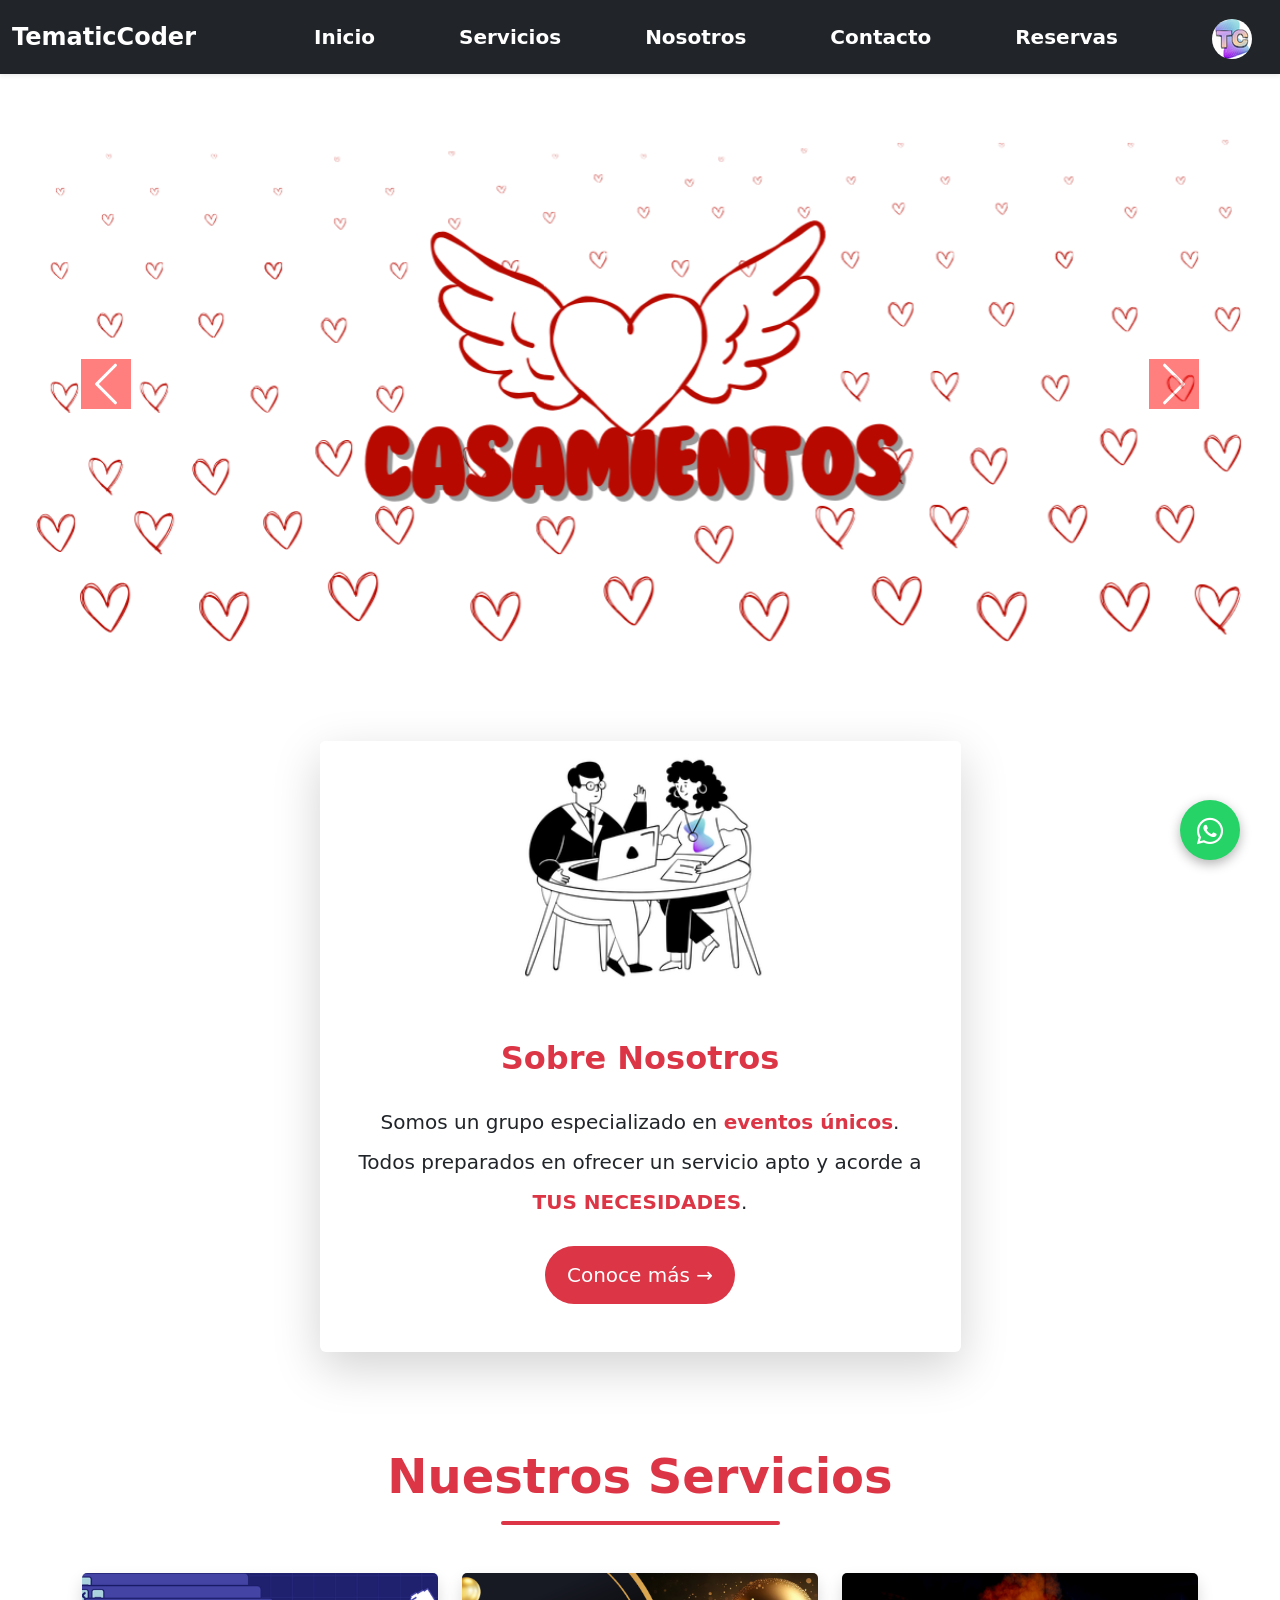
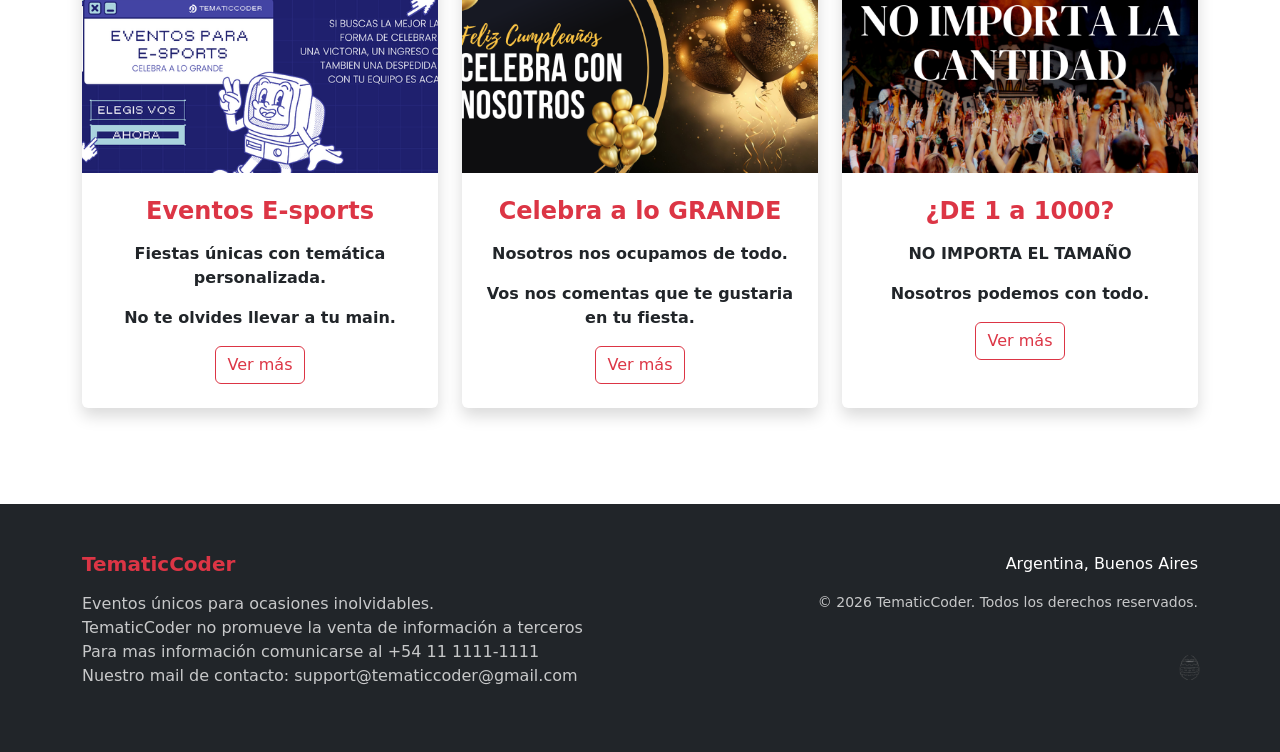
<file: index.html>
<!DOCTYPE html>
<html lang="es">
<head>
    <meta charset="UTF-8">
    <meta name="viewport" content="width=device-width, initial-scale=1.0">
    <meta name="description" content="TematicCoder - Eventos temáticos únicos en Buenos Aires. Casamientos gamer, cumpleaños e-sports, fiestas grandes. Reservá ya.">
    <meta name="keywords" content="eventos temáticos Buenos Aires, casamientos, gamer, cumpleaños, e-sports, fiestas temáticas, TematicCoder">
    <meta name="author" content="TematicCoder">
    <meta name="robots" content="index, follow">
    <title>TematicCoder - Eventos Tematicos Argentina</title>
    <link href="https://cdn.jsdelivr.net/npm/bootstrap@5.0.2/dist/css/bootstrap.min.css" rel="stylesheet" integrity="sha384-EVSTQN3/azprG1Anm3QDgpJLIm9Nao0Yz1ztcQTwFspd3yD65VohhpuuCOmLASjC" crossorigin="anonymous">
    <link rel="stylesheet" href="https://cdnjs.cloudflare.com/ajax/libs/font-awesome/6.0.0/css/all.min.css">
    <link rel="stylesheet" href="./css/style.css">
    <link rel="icon" type="image/png" href="./img/icon.png">
    <link rel="preload" href="./img/logo-tematiccoder.png" as="image">
</head>
<body>
    <!--NavBar General para toda la pagina-->
    <nav class="navbar navbar-expand-lg navbar-dark bg-dark sticky-top shadow-sm">
        <div class="container-fluid">
            <a class="navbar-brand d-none d-lg-block me-4 fs-4 fw-bold" href="index.html">TematicCoder</a>
            <button class="navbar-toggler" type="button" data-bs-toggle="collapse" data-bs-target="#navbarText" aria-controls="navbarText" aria-expanded="false" aria-label="Toggle navigation">
            <span class="navbar-toggler-icon"></span>
            </button>

        <div class="collapse navbar-collapse justify-content-center" id="navbarText">
            <ul class="navbar-nav mb-2 mb-lg-0 gap-4">
                <li class="nav-item mx-2">
                    <a class="nav-link fs-5 fw-semibold px-4 py-3 rounded-pill nav-link-custom active" aria-current="page" href="index.html">Inicio</a>
                </li>
                <li class="nav-item mx-2">
                    <a class="nav-link fs-5 fw-semibold px-4 py-3 rounded-pill nav-link-custom" href="./pages/servicios.html">Servicios</a>
                </li>
                <li class="nav-item mx-2">
                    <a class="nav-link fs-5 fw-semibold px-4 py-3 rounded-pill nav-link-custom" href="./pages/nosotros.html">Nosotros</a>
                </li>
                <li class="nav-item mx-2">
                    <a class="nav-link fs-5 fw-semibold px-4 py-3 rounded-pill nav-link-custom" href="./pages/contacto.html">Contacto</a>
                </li>
                <li class="nav-item mx-2">
                    <a class="nav-link fs-5 fw-semibold px-4 py-3 rounded-pill nav-link-custom" href="./pages/reservas.html">Reservas</a>
                </li>
            </ul>
        </div>
            <a class="navbar-brand d-block d-lg-none fs-3 fw-bold">TematicCoder</a>
            <a class="navbar-brand fs-2 fw-bold me-3" href="index.html">
                <img src="./img/logo-tematiccoder.png" alt="Logo TematicCoder" width="40" height="40" class="rounded-circle"></a>
        </div>
    </nav>

    <!--Contenedor carrusel de imagenes de movimiento fluido con botones-->

    <div class="container-fluid py-5">
    <div id="carouselExampleFade" class="carousel slide carousel-fade" data-bs-ride="carousel">
        <div class="carousel-inner">
            <div class="carousel-item active">
                <img src="./img/casamientos-tematiccoder.png" class="d-block w-100" alt="Casamientos Tematicos Argentina">
            </div>
        <div class="carousel-item">
            <img src="./img/torneos-thematiccoder.png" class="d-block w-100" alt="Torneos y Eventos Tematicos Argentina">
        </div>
        <div class="carousel-item">
            <img src="./img/deportes-tematiccoder.png" class="d-block w-100" alt="Campeonatos y E-sports Tematicos Argentina">
        </div>
    </div>
        <button class="carousel-control-prev" type="button" data-bs-target="#carouselExampleFade" data-bs-slide="prev">
            <span class="carousel-control-prev-icon" aria-hidden="true"></span>
            <span class="visually-hidden">Anterior</span>
        </button>
        <button class="carousel-control-next" type="button" data-bs-target="#carouselExampleFade" data-bs-slide="next">
            <span class="carousel-control-next-icon" aria-hidden="true"></span>
            <span class="visually-hidden">Siguiente</span>
        </button>
    </div>
    </div>

    <!--Card Nosotros-->

    <div class="container py-5">
        <div class="row justify-content-center">
            <div class="col-lg-7 col-md-10">
                <div class="card border-0 shadow-lg h-100">
                    <img src="./img/nosotros-banner.png" class="card-img-top" alt="Equipo de TematicCoder organizadores de eventos Argentina"  style="height: 250px; object-fit: cover;">
                        <div class="card-body py-5 text-center">
                        <div style="overflow: hidden; max-height: 250px;">
                        <h3 class="card-title fs-2 fw-bold text-danger mb-4">Sobre Nosotros</h3>
                            <p class="card-text fs-5 text-dark lh-lg mb-4">
                            Somos un grupo especializado en <strong class="text-danger">eventos únicos</strong>.
                            <br>Todos preparados en ofrecer un servicio apto y acorde a
                            <br><strong class="text-danger">TUS NECESIDADES</strong>.
                        </p>
                        </div>
                        <a href="./pages/nosotros.html" class="btn btn-danger btn-lg px-5 nav-link-custom">
                        Conoce más →
                        </a>
                    </div>
                </div>
            </div>
        </div>
    </div>

    <!--Cards De servicios-->

    <div class="container py-5">
        <div class="text-center mb-5">
            <h2 class="display-5 fw-bold text-danger mb-3">Nuestros Servicios</h2>
            <div class="w-25 mx-auto mb-4 bg-danger" style="height: 4px; border-radius: 2px;"></div>
        </div>
        <div class="row g-4 justify-content-center">
            <div class="col-lg-4 col-md-6">
                <div class="card border-0 shadow h-100">
                    <img src="./img/esports-card.png" class="card-img-top" style="height: 200px; object-fit: cover;" alt="Eventos E-Sports tematicos TematicCoder Argentina">
                    <div class="card-body text-center p-4">
                        <h4 class="fw-bold text-danger mb-3">Eventos E-sports</h4>
                        <p class="text-dark fw-bold">Fiestas únicas con temática personalizada.</p>
                        <p class="text-dark fw-bold">No te olvides llevar a tu main.</p>
                        <a href="./pages/servicios.html" class="btn btn-outline-danger">Ver más</a>
                    </div>
                </div>
            </div>
            <div class="col-lg-4 col-md-6">
                <div class="card border-0 shadow h-100">
                    <img src="./img/cumpleaños-card.png" class="card-img-top" style="height: 200px; object-fit: cover;" alt="Cumpleaños tematicos TematicCoder Argentina">
                    <div class="card-body text-center p-4">
                        <h4 class="fw-bold text-danger mb-3">Celebra a lo GRANDE</h4>
                        <p class="text-dark fw-bold">Nosotros nos ocupamos de todo.</p>
                        <p class="text-dark fw-bold">Vos nos comentas que te gustaria en tu fiesta.</p>
                        <a href="./pages/servicios.html" class="btn btn-outline-danger">Ver más</a>
                    </div>
                </div>
            </div>
            <div class="col-lg-4 col-md-6">
                <div class="card border-0 shadow h-100">
                    <img src="./img/cantidad-card.png" class="card-img-top" style="height: 200px; object-fit: cover;" alt="Eventos grandes tematicos TematicCoder Argentina">
                    <div class="card-body text-center p-4">
                        <h4 class="fw-bold text-danger mb-3">¿DE 1 a 1000?</h4>
                        <p class="text-dark fw-bold">NO IMPORTA EL TAMAÑO</p>
                        <p class="text-dark fw-bold">Nosotros podemos con todo.</p>
                        <a href="./pages/servicios.html" class="btn btn-outline-danger">Ver más</a>
                    </div>
                </div>
            </div>
        </div>
    </div>

    <!--Boton Whatsapp con mensaje  rapido-->

    <a href="https://wa.me/5491111111111?text=¡Hola!%20Quiero%20más%20info" class="whatsapp-float" target="_blank">
        <i class="fab fa-whatsapp"></i>
    </a>


    <!--Pie de pagina / Incluye un easteregg-->

    <footer class="bg-dark text-white py-5 mt-5">
        <div class="container">
            <div class="row">
                <div class="col-md-6 text-center text-md-start mb-3">
                    <h5 class="fw-bold text-danger mb-3">TematicCoder</h5>
                    <p class="mb-0 opacity-75">Eventos únicos para ocasiones inolvidables.</p>
                    <p class="mb-0 opacity-75">TematicCoder no promueve la venta de información a terceros</p>
                    <p class="mb-0 opacity-75">Para mas información comunicarse al +54 11 1111-1111</p>
                    <p class="mb-0 opacity-75">Nuestro mail de contacto: support@tematiccoder@gmail.com</p>
                </div>
                <div class="col-md-6 text-center text-md-end mb-3 position-relative">
                    <p class="mb-3">Argentina, Buenos Aires</p>
                    <small class="opacity-75 d-block mb-5">&copy; 2026 TematicCoder. Todos los derechos reservados.</small>
                    <a href="https://homers-webpage.vercel.app/" target="_blank" class="easter-egg position-absolute bottom-0 end-0 mb-2 me-2">
                    <img src="../img/egg.png" alt="Easter Egg TematicCoder" width="25" height="25"></a>
                </div>
            </div>
        </div>
    </footer>
    <script src="main.js"></script>

    <!--Scrip de Boostrap-->
    <script src="https://cdn.jsdelivr.net/npm/bootstrap@5.0.2/dist/js/bootstrap.bundle.min.js" integrity="sha384-MrcW6ZMFYlzcLA8Nl+NtUVF0sA7MsXsP1UyJoMp4YLEuNSfAP+JcXn/tWtIaxVXM" crossorigin="anonymous"></script>
</body>
</html>
</file>
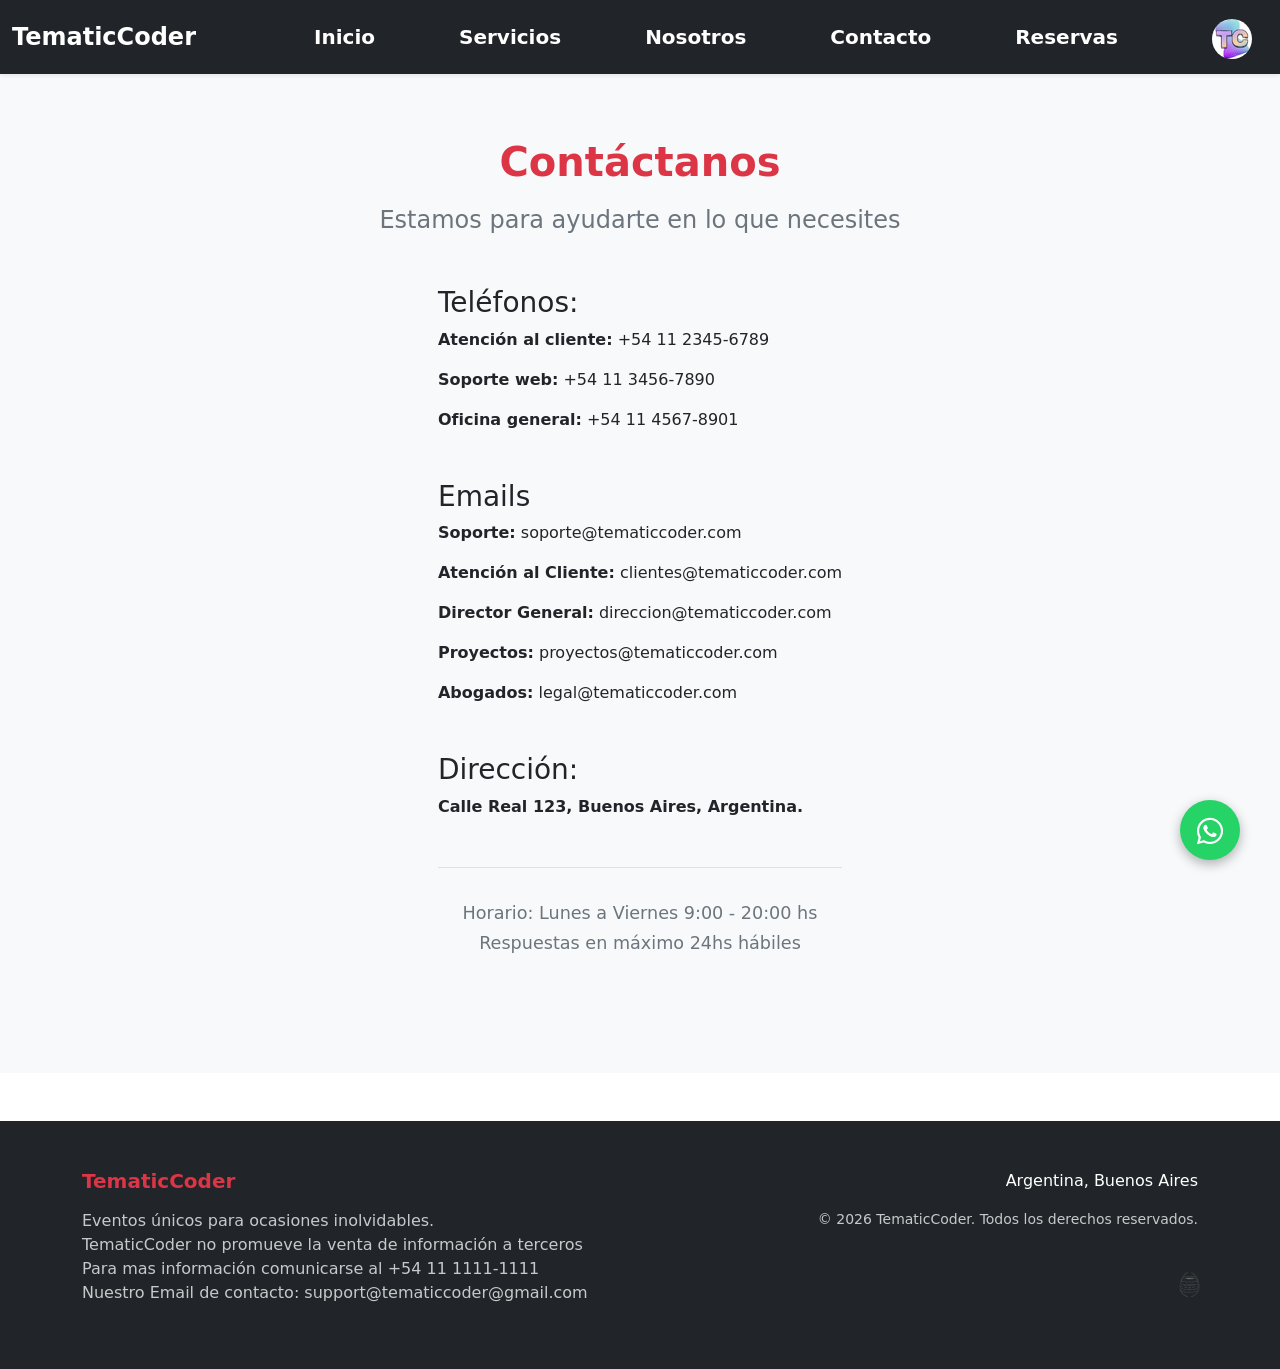
<file: pages/contacto.html>
<!DOCTYPE html>
<html lang="es">
<head>
    <meta charset="UTF-8">
    <meta name="viewport" content="width=device-width, initial-scale=1.0">
    <meta name="author" content="TematicCoder">
    <meta name="robots" content="index, follow">
    <meta name="description" content="Contacto TematicCoder Buenos Aires. Teléfono, WhatsApp, email para eventos temáticos, casamientos y fiestas gamer.">
    <meta name="keywords" content="contacto TematicCoder, WhatsApp eventos Buenos Aires, teléfono fiestas temáticas">
    <title>Contacto - TematicCoder</title>
    <link href="https://cdn.jsdelivr.net/npm/bootstrap@5.0.2/dist/css/bootstrap.min.css" rel="stylesheet" integrity="sha384-EVSTQN3/azprG1Anm3QDgpJLIm9Nao0Yz1ztcQTwFspd3yD65VohhpuuCOmLASjC" crossorigin="anonymous">
    <link rel="stylesheet" href="https://cdnjs.cloudflare.com/ajax/libs/font-awesome/6.0.0/css/all.min.css">
    <link rel="stylesheet" href="../css/style.css">
    <link rel="icon" type="image/png" href="../img/icon.png">
    <link rel="preload" href="../img/logo-tematiccoder.png" as="image">
</head>
<body>
    <!--NavBar General para toda la pagina-->
    <nav class="navbar navbar-expand-lg navbar-dark bg-dark sticky-top shadow-sm">
        <div class="container-fluid">
            <a class="navbar-brand d-none d-lg-block me-4 fs-4 fw-bold" href="../index.html">TematicCoder</a>
            <button class="navbar-toggler" type="button" data-bs-toggle="collapse" data-bs-target="#navbarText" aria-controls="navbarText" aria-expanded="false" aria-label="Toggle navigation">
            <span class="navbar-toggler-icon"></span>
            </button>

        <div class="collapse navbar-collapse justify-content-center" id="navbarText">
            <ul class="navbar-nav mb-2 mb-lg-0 gap-4">
                <li class="nav-item mx-2">
                    <a class="nav-link fs-5 fw-semibold px-4 py-3 rounded-pill nav-link-custom" aria-current="page" href="../index.html">Inicio</a>
                </li>
                <li class="nav-item mx-2">
                    <a class="nav-link fs-5 fw-semibold px-4 py-3 rounded-pill nav-link-custom" href="servicios.html">Servicios</a>
                </li>
                <li class="nav-item mx-2">
                    <a class="nav-link fs-5 fw-semibold px-4 py-3 rounded-pill nav-link-custom" href="nosotros.html">Nosotros</a>
                </li>
                <li class="nav-item mx-2">
                    <a class="nav-link fs-5 fw-semibold px-4 py-3 rounded-pill nav-link-custom" href="contacto.html">Contacto</a>
                </li>
                <li class="nav-item mx-2">
                    <a class="nav-link fs-5 fw-semibold px-4 py-3 rounded-pill nav-link-custom" href="reservas.html">Reservas</a>
                </li>
            </ul>
        </div>
            <a class="navbar-brand d-block d-lg-none fs-3 fw-bold">TematicCoder</a>
            <a class="navbar-brand fs-2 fw-bold me-3" href="../index.html">
                <img src="../img/logo-tematiccoder.png" alt="Logo TematicCoder" width="40" height="40" class="rounded-circle"></a>
        </div>
    </nav>

    <!--Informacion de contacto-->
    
    <section id="contactos">
        <div class="contacto-contenedor">
            <div class="titulo-contacto">
                <h2>Contáctanos</h2>
                <p>Estamos para ayudarte en lo que necesites</p>
            </div>
            <div class="contacto-grilla">
                <div class="contacto-item">
                    <h3>Teléfonos:</h3>
                    <p><strong>Atención al cliente:</strong> +54 11 2345-6789</p>
                    <p><strong>Soporte web:</strong> +54 11 3456-7890</p>
                    <p><strong>Oficina general:</strong> +54 11 4567-8901</p>
                </div>
                <div class="contacto-item">
                    <h3>Emails</h3>
                    <p><strong>Soporte:</strong> soporte@tematiccoder.com</p>
                    <p><strong>Atención al Cliente:</strong> clientes@tematiccoder.com</p>
                    <p><strong>Director General:</strong> direccion@tematiccoder.com</p>
                    <p><strong>Proyectos:</strong> proyectos@tematiccoder.com</p>
                    <p><strong>Abogados:</strong> legal@tematiccoder.com</p>
                </div>
                <div class="contacto-item">
                    <h3>Dirección:</h3>
                    <p><strong>Calle Real 123, Buenos Aires, Argentina.</strong></p>
                </div>
                <div class="contacto-footer">
                    <p>Horario: Lunes a Viernes 9:00 - 20:00 hs</p>
                    <p>Respuestas en máximo 24hs hábiles</p>
                </div>
            </div>
        </div>
    </section>

    <!--Boton de whatsapp-->

    <a href="https://wa.me/5491111111111?text=¡Hola!%20Quiero%20más%20info" class="whatsapp-float" target="_blank">
        <i class="fab fa-whatsapp"></i>
    </a>

    <!--Scrip de Boostrap-->
    <script src="https://cdn.jsdelivr.net/npm/bootstrap@5.0.2/dist/js/bootstrap.bundle.min.js" integrity="sha384-MrcW6ZMFYlzcLA8Nl+NtUVF0sA7MsXsP1UyJoMp4YLEuNSfAP+JcXn/tWtIaxVXM" crossorigin="anonymous"></script>

    <!--Pie de pagina / Con EasterEgg-->

    <footer class="bg-dark text-white py-5 mt-5">
        <div class="container">
            <div class="row">
                <div class="col-md-6 text-center text-md-start mb-3">
                    <h5 class="fw-bold text-danger mb-3">TematicCoder</h5>
                    <p class="mb-0 opacity-75">Eventos únicos para ocasiones inolvidables.</p>
                    <p class="mb-0 opacity-75">TematicCoder no promueve la venta de información a terceros</p>
                    <p class="mb-0 opacity-75">Para mas información comunicarse al +54 11 1111-1111</p>
                    <p class="mb-0 opacity-75">Nuestro Email de contacto: support@tematiccoder@gmail.com</p>
                </div>
                <div class="col-md-6 text-center text-md-end mb-3 position-relative">
                    <p class="mb-3">Argentina, Buenos Aires</p>
                    <small class="opacity-75 d-block mb-5">&copy; 2026 TematicCoder. Todos los derechos reservados.</small>
                    <a href="https://homers-webpage.vercel.app/" target="_blank" class="easter-egg position-absolute bottom-0 end-0 mb-2 me-2">
                    <img src="../img/egg.png" alt="Easter Egg TematicCoder" width="25" height="25"></a>
                </div>
            </div>
        </div>
</body>
</html>
</file>
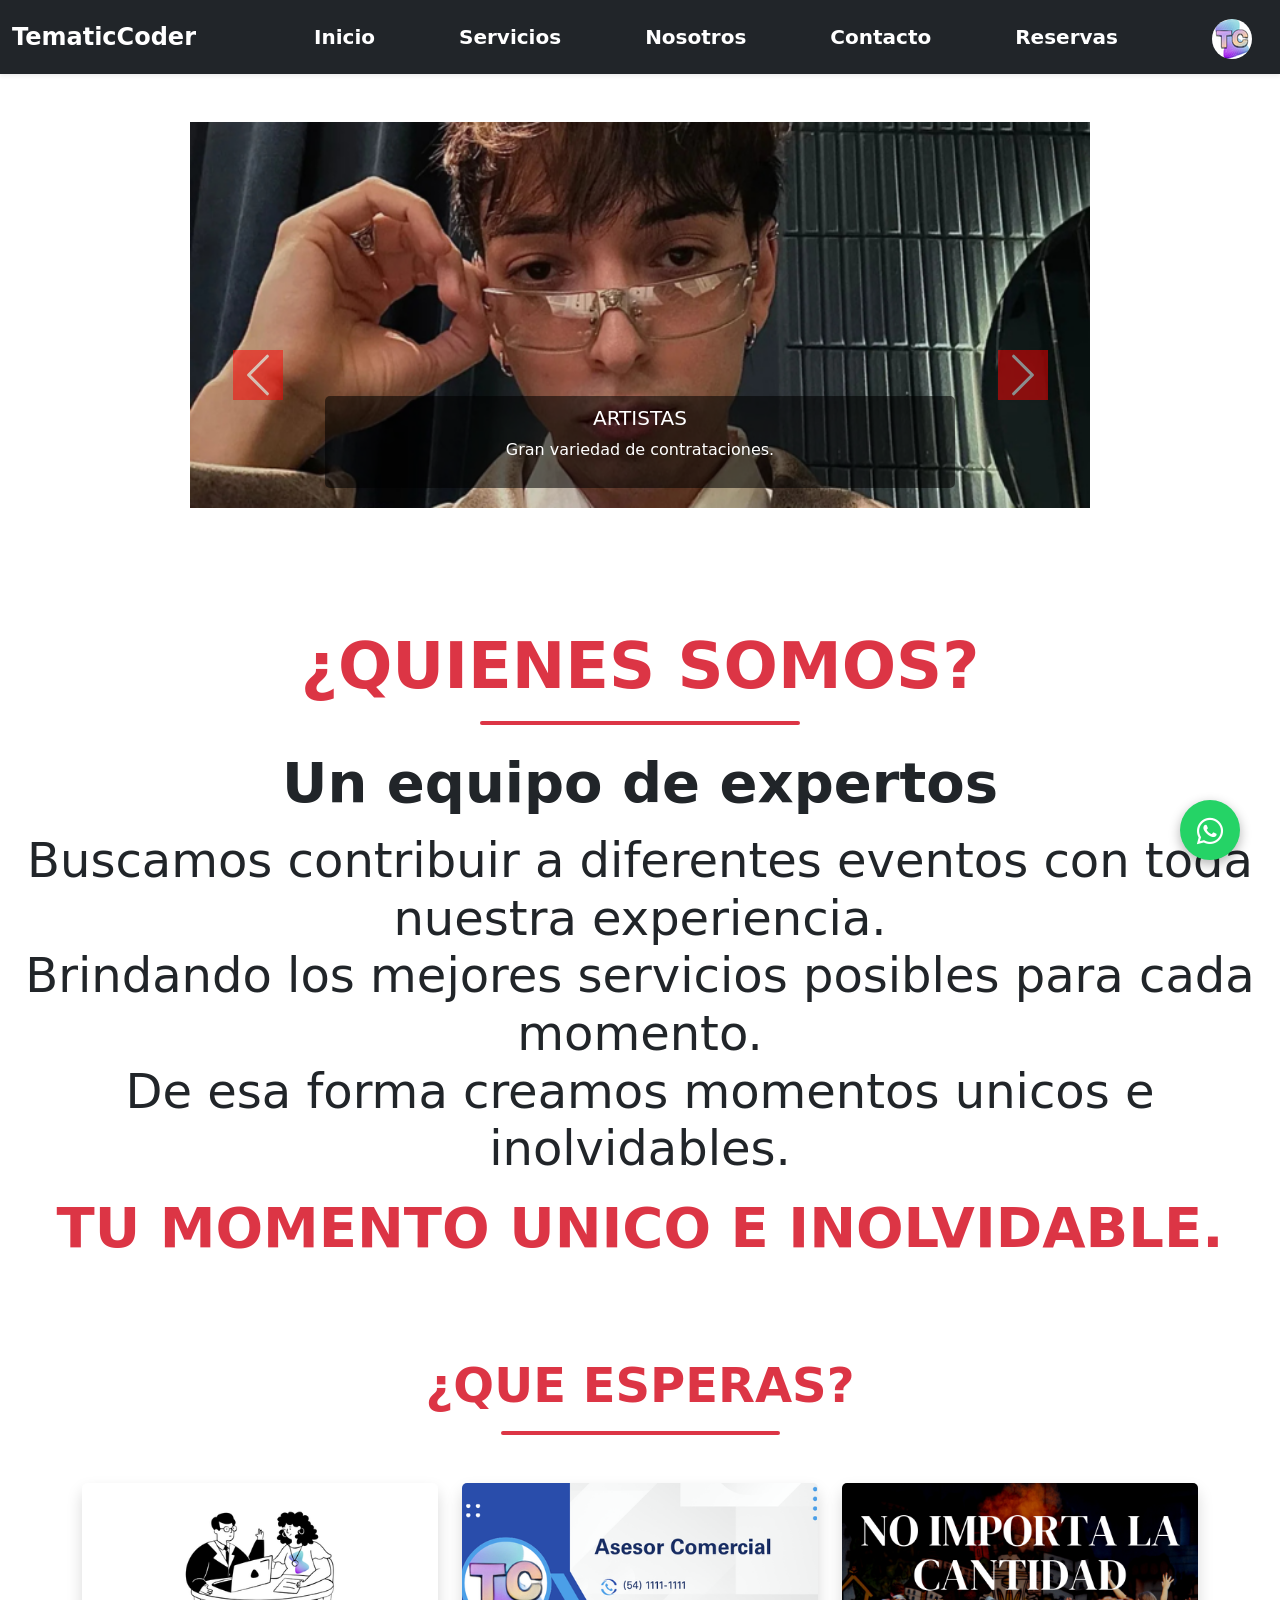
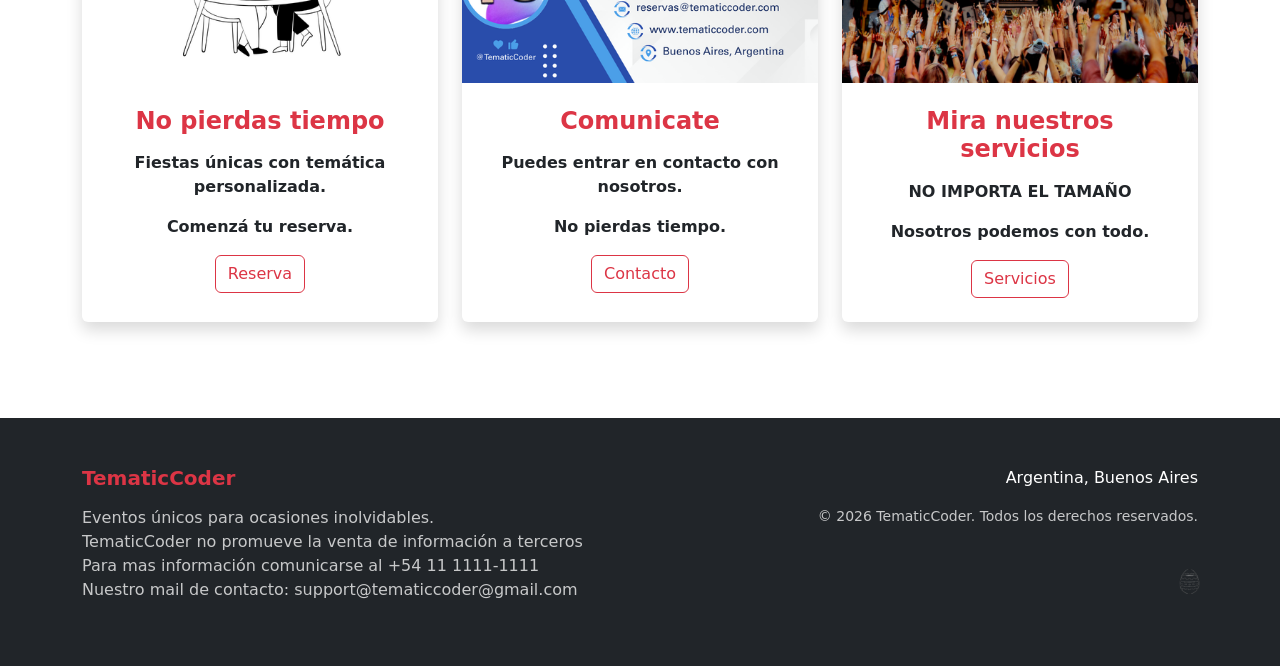
<file: pages/nosotros.html>
<!DOCTYPE html>
<html lang="es">
<head>
    <meta charset="UTF-8">
    <meta name="viewport" content="width=device-width, initial-scale=1.0">
    <meta name="author" content="TematicCoder">
    <meta name="robots" content="index, follow">
    <meta name="description" content="Conocé al equipo TematicCoder. Especialistas en eventos únicos, casamientos gamer y fiestas temáticas en Buenos Aires.">
    <meta name="keywords" content="nosotros TematicCoder, equipo eventos temáticos, organizadores fiestas Buenos Aires">
    <title>Nosotros - TematicCoder</title>
    <link href="https://cdn.jsdelivr.net/npm/bootstrap@5.0.2/dist/css/bootstrap.min.css" rel="stylesheet" integrity="sha384-EVSTQN3/azprG1Anm3QDgpJLIm9Nao0Yz1ztcQTwFspd3yD65VohhpuuCOmLASjC" crossorigin="anonymous">
    <link rel="stylesheet" href="https://cdnjs.cloudflare.com/ajax/libs/font-awesome/6.0.0/css/all.min.css">
    <link rel="stylesheet" href="../css/style.css">
    <link rel="icon" type="image/png" href="../img/icon.png">
    <link rel="preload" href="../img/logo-tematiccoder.png" as="image">
</head>
<body>
    <!--NavBar General para toda la pagina-->
    <nav class="navbar navbar-expand-lg navbar-dark bg-dark sticky-top shadow-sm">
        <div class="container-fluid">
            <a class="navbar-brand d-none d-lg-block me-4 fs-4 fw-bold" href="../index.html">TematicCoder</a>
            <button class="navbar-toggler" type="button" data-bs-toggle="collapse" data-bs-target="#navbarText" aria-controls="navbarText" aria-expanded="false" aria-label="Toggle navigation">
            <span class="navbar-toggler-icon"></span>
            </button>

        <div class="collapse navbar-collapse justify-content-center" id="navbarText">
            <ul class="navbar-nav mb-2 mb-lg-0 gap-4">
                <li class="nav-item mx-2">
                    <a class="nav-link fs-5 fw-semibold px-4 py-3 rounded-pill nav-link-custom" aria-current="page" href="../index.html">Inicio</a>
                </li>
                <li class="nav-item mx-2">
                    <a class="nav-link fs-5 fw-semibold px-4 py-3 rounded-pill nav-link-custom" href="servicios.html">Servicios</a>
                </li>
                <li class="nav-item mx-2">
                    <a class="nav-link fs-5 fw-semibold px-4 py-3 rounded-pill nav-link-custom" href="nosotros.html">Nosotros</a>
                </li>
                <li class="nav-item mx-2">
                    <a class="nav-link fs-5 fw-semibold px-4 py-3 rounded-pill nav-link-custom" href="contacto.html">Contacto</a>
                </li>
                <li class="nav-item mx-2">
                    <a class="nav-link fs-5 fw-semibold px-4 py-3 rounded-pill nav-link-custom" href="reservas.html">Reservas</a>
                </li>
            </ul>
        </div>
            <a class="navbar-brand d-block d-lg-none fs-3 fw-bold">TematicCoder</a>
            <a class="navbar-brand fs-2 fw-bold me-3" href="../index.html">
                <img src="../img/logo-tematiccoder.png" alt="Logo TematicCoder" width="40" height="40" class="rounded-circle"></a>
        </div>
    </nav>
    
    <!--Carrusel con imagenes varias (3) sobre perosnal-->

    <div id="carouselNosotros" class="carousel slide mt-5" data-bs-ride="carousel" data-bs-wrap="true">
        <div class="carousel-indicators">
            <button type="button" data-bs-target="#carouselNosotros" data-bs-slide-to="0" class="active" aria-current="true" aria-label="Slide 1"></button>
            <button type="button" data-bs-target="#carouselNosotros" data-bs-slide-to="1" aria-label="Slide 2"></button>
            <button type="button" data-bs-target="#carouselNosotros" data-bs-slide-to="2" aria-label="Slide 3"></button>
        </div>
    <div class="carousel-inner">
        <div class="carousel-item active">
            <img src="../img/artista-nosotros.png" class="d-block w-100" alt="Equipo de artistas TematicCoder">
            <div class="carousel-caption d-none d-md-block">
                <h5>ARTISTAS</h5>
                <p>Gran variedad de contrataciones.</p>
            </div>
        </div>
        <div class="carousel-item">
            <img src="../img/cocinero-nosotros.png" class="d-block w-100" alt="Cocineros profesionales TematicCoder">
            <div class="carousel-caption d-none d-md-block">
                <h5>COCINEROS</h5>
                <p>Contamos con un servicio de calidad inigualable.</p>
            </div>
        </div>
        <div class="carousel-item">
            <img src="../img/ayudante-nosotros.png" class="d-block w-100" alt="Ayudantes de eventos tematicos TematicCoder">
            <div class="carousel-caption d-none d-md-block">
                <h5>AYUDANTES</h5>
                <p>Un equipo listo para ayudar en tu evento.</p>
        </div>
        </div>
        </div>
            <button class="carousel-control-prev" type="button" data-bs-target="#carouselNosotros" data-bs-slide="prev">
            <span class="carousel-control-prev-icon" aria-hidden="true"></span>
            <span class="visually-hidden">Anterior</span>
        </button>
        <button class="carousel-control-next" type="button" data-bs-target="#carouselNosotros" data-bs-slide="next">
            <span class="carousel-control-next-icon" aria-hidden="true"></span>
            <span class="visually-hidden">Siguiente</span>
        </button>
    </div>
    
    <!--Texto informativo sobre nosotros-->

    <div class="text-center mb-5">
        <h1 class="display-3 fw-bold text-danger mb-3">¿QUIENES SOMOS?</h1>
        <div class="w-25 mx-auto mb-4 bg-danger" style="height: 4px; border-radius: 2px;"></div>
        <h2 class="display-4 fw-bold mb-3">Un equipo de expertos</h2>
        <p class="display-5 mb-3">Buscamos contribuir a diferentes eventos con toda nuestra experiencia.
        <br>Brindando los mejores servicios posibles para cada momento.
        <br>De esa forma creamos momentos unicos e inolvidables.
        <p class="display-4 fw-bold text-danger mb-3">TU MOMENTO UNICO E INOLVIDABLE.</p>
        </p>
    </div>

    <!--Cards para redirecciones dentro de la pagina-->

    <div class="container py-5">
        <div class="text-center mb-5">
            <h2 class="display-5 fw-bold text-danger mb-3">¿QUE ESPERAS?</h2>
            <div class="w-25 mx-auto mb-4 bg-danger" style="height: 4px; border-radius: 2px;"></div>
        </div>
        <div class="row g-4 justify-content-center">
            <div class="col-lg-4 col-md-6">
                <div class="card border-0 shadow h-100">
                    <img src="../img/nosotros-banner.png" class="card-img-top" style="height: 200px; object-fit: cover;" alt="Equipo TematicCoder eventos Argentina">
                    <div class="card-body text-center p-4">
                        <h4 class="fw-bold text-danger mb-3">No pierdas tiempo</h4>
                        <p class="text-dark fw-bold">Fiestas únicas con temática personalizada.</p>
                        <p class="text-dark fw-bold">Comenzá tu reserva.</p>
                        <a href="../pages/reservas.html" class="btn btn-outline-danger">Reserva</a>
                    </div>
                </div>
            </div>
            <div class="col-lg-4 col-md-6">
                <div class="card border-0 shadow h-100">
                    <img src="../img/contacto-nosotros.png" class="card-img-top" style="height: 200px; object-fit: cover;" alt="Contacto TematicCoder Argentina">
                    <div class="card-body text-center p-4">
                        <h4 class="fw-bold text-danger mb-3">Comunicate</h4>
                        <p class="text-dark fw-bold">Puedes entrar en contacto con nosotros.</p>
                        <p class="text-dark fw-bold">No pierdas tiempo.</p>
                        <a href="../pages/contacto.html" class="btn btn-outline-danger">Contacto</a>
                    </div>
                </div>
            </div>
            <div class="col-lg-4 col-md-6">
                <div class="card border-0 shadow h-100">
                    <img src="../img/cantidad-card.png" class="card-img-top" style="height: 200px; object-fit: cover;" alt="Eventos grandes TematicCoder Argentina">
                    <div class="card-body text-center p-4">
                        <h4 class="fw-bold text-danger mb-3">Mira nuestros servicios</h4>
                        <p class="text-dark fw-bold">NO IMPORTA EL TAMAÑO</p>
                        <p class="text-dark fw-bold">Nosotros podemos con todo.</p>
                        <a href="../pages/servicios.html" class="btn btn-outline-danger">Servicios</a>
                    </div>
                </div>
            </div>
        </div>
    </div>

    <!--Botones de whatsapp-->
    
    <a href="https://wa.me/5491111111111?text=¡Hola!%20Quiero%20más%20info" class="whatsapp-float" target="_blank">
        <i class="fab fa-whatsapp"></i>
    </a>

    <!--Scrip de Boostrap-->
    <script src="https://cdn.jsdelivr.net/npm/bootstrap@5.0.2/dist/js/bootstrap.bundle.min.js" integrity="sha384-MrcW6ZMFYlzcLA8Nl+NtUVF0sA7MsXsP1UyJoMp4YLEuNSfAP+JcXn/tWtIaxVXM" crossorigin="anonymous"></script>

    <!--Pie de pagina /Con EasterEgg-->

    <footer class="bg-dark text-white py-5 mt-5">
        <div class="container">
            <div class="row">
                <div class="col-md-6 text-center text-md-start mb-3">
                    <h5 class="fw-bold text-danger mb-3">TematicCoder</h5>
                    <p class="mb-0 opacity-75">Eventos únicos para ocasiones inolvidables.</p>
                    <p class="mb-0 opacity-75">TematicCoder no promueve la venta de información a terceros</p>
                    <p class="mb-0 opacity-75">Para mas información comunicarse al +54 11 1111-1111</p>
                    <p class="mb-0 opacity-75">Nuestro mail de contacto: support@tematiccoder@gmail.com</p>
                </div>
                <div class="col-md-6 text-center text-md-end mb-3 position-relative">
                    <p class="mb-3">Argentina, Buenos Aires</p>
                    <small class="opacity-75 d-block mb-5">&copy; 2026 TematicCoder. Todos los derechos reservados.</small>
                    <a href="https://homers-webpage.vercel.app/" target="_blank" class="easter-egg position-absolute bottom-0 end-0 mb-2 me-2">
                    <img src="../img/egg.png" alt="Easter Egg TematicCoder" width="25" height="25"></a>
                </div>
            </div>
        </div>
    </footer>
</body>
</html>
</file>
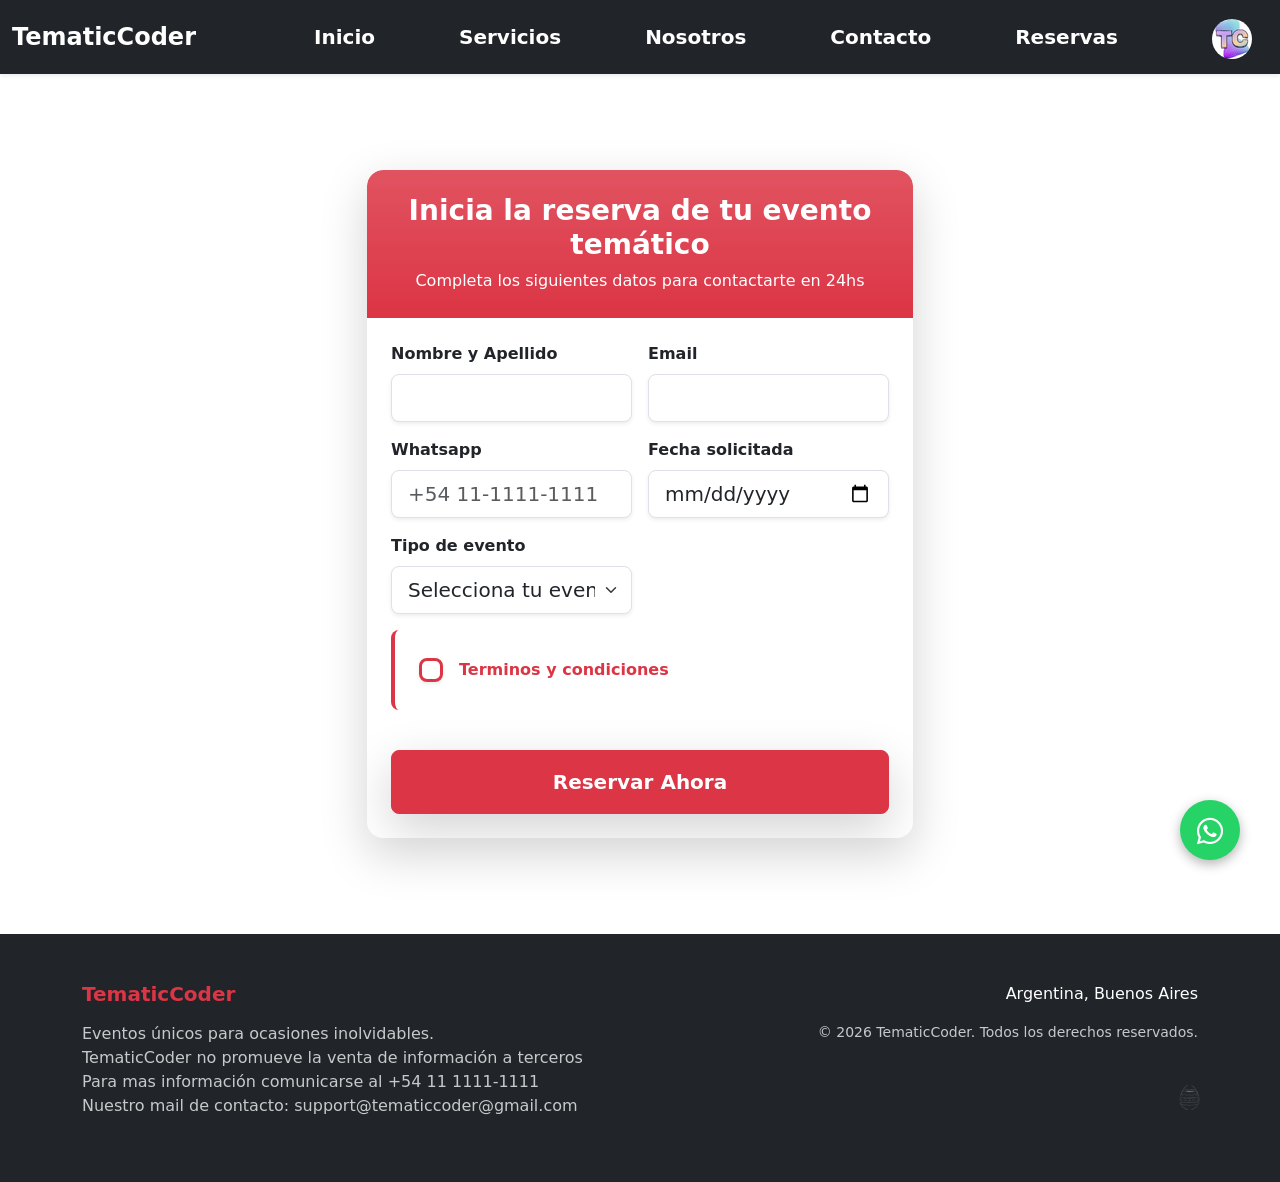
<file: pages/reservas.html>
<!DOCTYPE html>
<html lang="es">
<head>
    <meta charset="UTF-8">
    <meta name="viewport" content="width=device-width, initial-scale=1.0">
    <meta name="author" content="TematicCoder">
    <meta name="robots" content="index, follow">    
    <meta name="description" content="Reservá tu evento temático con TematicCoder. Casamientos gamer, cumpleaños e-sports, fiestas grandes en Buenos Aires.">
    <meta name="keywords" content="reservas eventos temáticos, reservar casamiento gamer, fiesta e-sports Buenos Aires">
    <title>Reservas - TematicCoder</title>
    <link href="https://cdn.jsdelivr.net/npm/bootstrap@5.0.2/dist/css/bootstrap.min.css" rel="stylesheet" integrity="sha384-EVSTQN3/azprG1Anm3QDgpJLIm9Nao0Yz1ztcQTwFspd3yD65VohhpuuCOmLASjC" crossorigin="anonymous">
    <link rel="stylesheet" href="https://cdnjs.cloudflare.com/ajax/libs/font-awesome/6.0.0/css/all.min.css">
    <link rel="stylesheet" href="../css/style.css">
    <link rel="icon" type="image/png" href="../img/icon.png">
    <link rel="preload" href="../img/logo-tematiccoder.png" as="image">
</head>
<body>
    <!--NavBar General para toda la pagina-->
    <nav class="navbar navbar-expand-lg navbar-dark bg-dark sticky-top shadow-sm">
        <div class="container-fluid">
            <a class="navbar-brand d-none d-lg-block me-4 fs-4 fw-bold" href="../index.html">TematicCoder</a>
            <button class="navbar-toggler" type="button" data-bs-toggle="collapse" data-bs-target="#navbarText" aria-controls="navbarText" aria-expanded="false" aria-label="Toggle navigation">
            <span class="navbar-toggler-icon"></span>
            </button>

        <div class="collapse navbar-collapse justify-content-center" id="navbarText">
            <ul class="navbar-nav mb-2 mb-lg-0 gap-4">
                <li class="nav-item mx-2">
                    <a class="nav-link fs-5 fw-semibold px-4 py-3 rounded-pill nav-link-custom" aria-current="page" href="../index.html">Inicio</a>
                </li>
                <li class="nav-item mx-2">
                    <a class="nav-link fs-5 fw-semibold px-4 py-3 rounded-pill nav-link-custom" href="servicios.html">Servicios</a>
                </li>
                <li class="nav-item mx-2">
                    <a class="nav-link fs-5 fw-semibold px-4 py-3 rounded-pill nav-link-custom" href="nosotros.html">Nosotros</a>
                </li>
                <li class="nav-item mx-2">
                    <a class="nav-link fs-5 fw-semibold px-4 py-3 rounded-pill nav-link-custom" href="contacto.html">Contacto</a>
                </li>
                <li class="nav-item mx-2">
                    <a class="nav-link fs-5 fw-semibold px-4 py-3 rounded-pill nav-link-custom" href="reservas.html">Reservas</a>
                </li>
            </ul>
        </div>
            <a class="navbar-brand d-block d-lg-none fs-3 fw-bold">TematicCoder</a>
            <a class="navbar-brand fs-2 fw-bold me-3" href="../index.html">
                <img src="../img/logo-tematiccoder.png" alt="Logo TematicCoder" width="40" height="40" class="rounded-circle"></a>
        </div>
    </nav>

    <!--Formulario de contacto para reservas-->

    <section class="container my-5 py-5" id="reservas">
        <div class="row justify-content-center">
            <div class="col-lg-8 col-xl-6">
                <div class="card shadow-lg rounded-4 border-0 overflow-hidden">
                <div id="alertExito" class="alert alert-success alert-dismissible fade shadow-sm border-0 d-none mb-4" role="alert">
                    ✅ <strong>¡Reserva enviada!</strong> Te contactamos en 24hs por WhatsApp.
                        <button type="button" class="btn-close" data-bs-dismiss="alert"></button>
                </div>
                <div class="card-header bg-danger bg-gradient text-white p-4 text-center rounded-top-4">
                    <h2 class="h3 fw-bold mb-2">Inicia la reserva de tu evento temático</h2>
                    <p class="mb-0 lead opacity-98 fs-6">Completa los siguientes datos para contactarte en 24hs</p>
                </div>
                <div class="card-body p-4">
                    <form id="formReservas">
                        <div class="row g-3">
                            <div class="col-md-6">
                                <label class="form-label fw-semibold text-dark mb-2" for="form-nombre">Nombre y Apellido</label>
                                <input type="text" name="nombre" id="nombre-form" class="form-control form-control-lg rounded-3 shadow-sm" required>
                            </div>
                            <div class="col-md-6">
                                <label class="form-label fw-semibold text-dark mb-2" for="form-mail">Email</label>
                                <input type="email" name="email" id="email-form" class="form-control form-control-lg rounded-3 shadow-sm" required>
                            </div>
                            <div class="col-md-6">
                                <label class="form-label fw-semibold text-dark mb-2" for="form-num">Whatsapp</label>
                                <input type="tel" name="whatsapp" id="num-form" class="form-control form-control-lg rounded-3 shadow-sm soloNumeros" placeholder="+54 11-1111-1111" maxlength="10" pattern="[0-9]{1-10}" inputmode="numeric" required>
                            </div>
                            <div class="col-md-6">
                                <label class="form-label fw-semibold text-dark mb-2" for="form-date">Fecha solicitada</label>
                                <input type="date" name="fecha" id="date-form" class="form-control form-control-lg rounded-3 shadow-sm" required>
                            </div>
                            <div class="col-md-6">
                                <label class="form-label fw-semibold text-dark mb-2" for="evento-tipe">Tipo de evento</label>
                                <select class="form-select form-select-lg rounded-3 shadow-sm" name="evento" id="evento-tipe" required>
                                    <option value="">Selecciona tu evento</option>
                                    <option value="casamiento">Casamiento</option>
                                    <option value="graduacion">Graduación</option>
                                    <option value="deportivo">Deportivo</option>
                                    <option value="convencion">Convención</option>
                                    <option value="otro">Otro</option>
                                </select>
                            </div>
                            <div class="col-12"> <!--Check con redireccion a los terminos y condiciones-->
                                <div class="form-check ps-5 border-start border-4 border-danger rounded-3 p-4 mb-4">
                                    <input class="form-check-input shadow-sm rounded-3 me-3" type="checkbox" id="terminos" style="width: 1.5rem; height: 1.5rem; border: 3px solid #dc3545 !important" required>
                                    <label class="form-check-label fs-6 fw-semibold lh-lg " for="terminos">
                                        <a href="./terminos.html" class="text-danger fw-bold fs-6 text-decoration-none"> Terminos y condiciones</a>
                                    </label>                                                        
                                </div>
                            </div>
                            <div class="col-12 text-center">
                                <button type="submit" class="btn btn-danger btn-lg w-100 rounded-3 shadow-lg px-5 py-3 fw-bold">Reservar Ahora</button>
                            </div>
                        </div>
                    </form>
                </div>
            </div>
            </div>
        </div>
    </section>

    <!--Boton de whatsapp-->

    <a href="https://wa.me/5491111111111?text=¡Hola!%20Quiero%20más%20info" class="whatsapp-float" target="_blank">
        <i class="fab fa-whatsapp"></i>
    </a>

    <!--Scrip de Boostrap-->
    <script src="https://cdn.jsdelivr.net/npm/bootstrap@5.0.2/dist/js/bootstrap.bundle.min.js" integrity="sha384-MrcW6ZMFYlzcLA8Nl+NtUVF0sA7MsXsP1UyJoMp4YLEuNSfAP+JcXn/tWtIaxVXM" crossorigin="anonymous"></script>

    <!--Scrip del form para solucion de "bugs""-->
    <!--Fechas desde hoy en adelante-->
    <script> 
        const fechaInput = document.querySelector('input[name="fecha"]');
        const hoy = new Date().toISOString().split('T')[0];
        fechaInput.setAttribute('min', hoy);
    </script>
    <!--Numeros telefonicos unicamente-->
    <script>
        const inputTel = document.querySelector('.soloNumeros');

        // 1. input: borra letras al instante
        inputTel.addEventListener('input', function(e) {
        this.value = this.value.replace(/\D/g, '');
        if (this.value.length > 10) {
            this.value = this.value.slice(0, 10);
        }
        });

        // 2. keypress: BLOQUEA teclas de letras DESDE el inicio
        inputTel.addEventListener('keypress', function(event) {
        const char = String.fromCharCode(event.keyCode || event.which);
        if (!/[0-9]/.test(char)) {
        event.preventDefault();}
        });

        // 3. paste: también solo números
        inputTel.addEventListener('paste', function(e) {
        e.preventDefault();
        const paste = (e.clipboardData || window.clipboardData).getData('text');
        const numeros = paste.replace(/\D/g, '');
        this.value = numeros;
        });
    </script>
    <!--Aviso de enviado sin direccion real para ejemplo-->
    <script>
        document.getElementById('formReservas').addEventListener('submit', function(e) {
        e.preventDefault();
        const alert = document.getElementById('alertExito');
        alert.classList.remove('d-none');
        alert.classList.add('show');
        this.reset();
        });
    </script>

    <!--Pie de pagina / Con EasterEgg-->

    <footer class="bg-dark text-white py-5 mt-5">
        <div class="container">
            <div class="row">
                <div class="col-md-6 text-center text-md-start mb-3">
                    <h5 class="fw-bold text-danger mb-3">TematicCoder</h5>
                    <p class="mb-0 opacity-75">Eventos únicos para ocasiones inolvidables.</p>
                    <p class="mb-0 opacity-75">TematicCoder no promueve la venta de información a terceros</p>
                    <p class="mb-0 opacity-75">Para mas información comunicarse al +54 11 1111-1111</p>
                    <p class="mb-0 opacity-75">Nuestro mail de contacto: support@tematiccoder@gmail.com</p>
                </div>
                <div class="col-md-6 text-center text-md-end mb-3 position-relative">
                    <p class="mb-3">Argentina, Buenos Aires</p>
                    <small class="opacity-75 d-block mb-5">&copy; 2026 TematicCoder. Todos los derechos reservados.</small>
                    <a href="https://homers-webpage.vercel.app/" target="_blank" class="easter-egg position-absolute bottom-0 end-0 mb-2 me-2">
                    <img src="../img/egg.png" alt="Easter Egg TematicCoder" width="25" height="25"></a>
                </div>
            </div>
        </div>
    </footer>
</body>
</html>
</file>
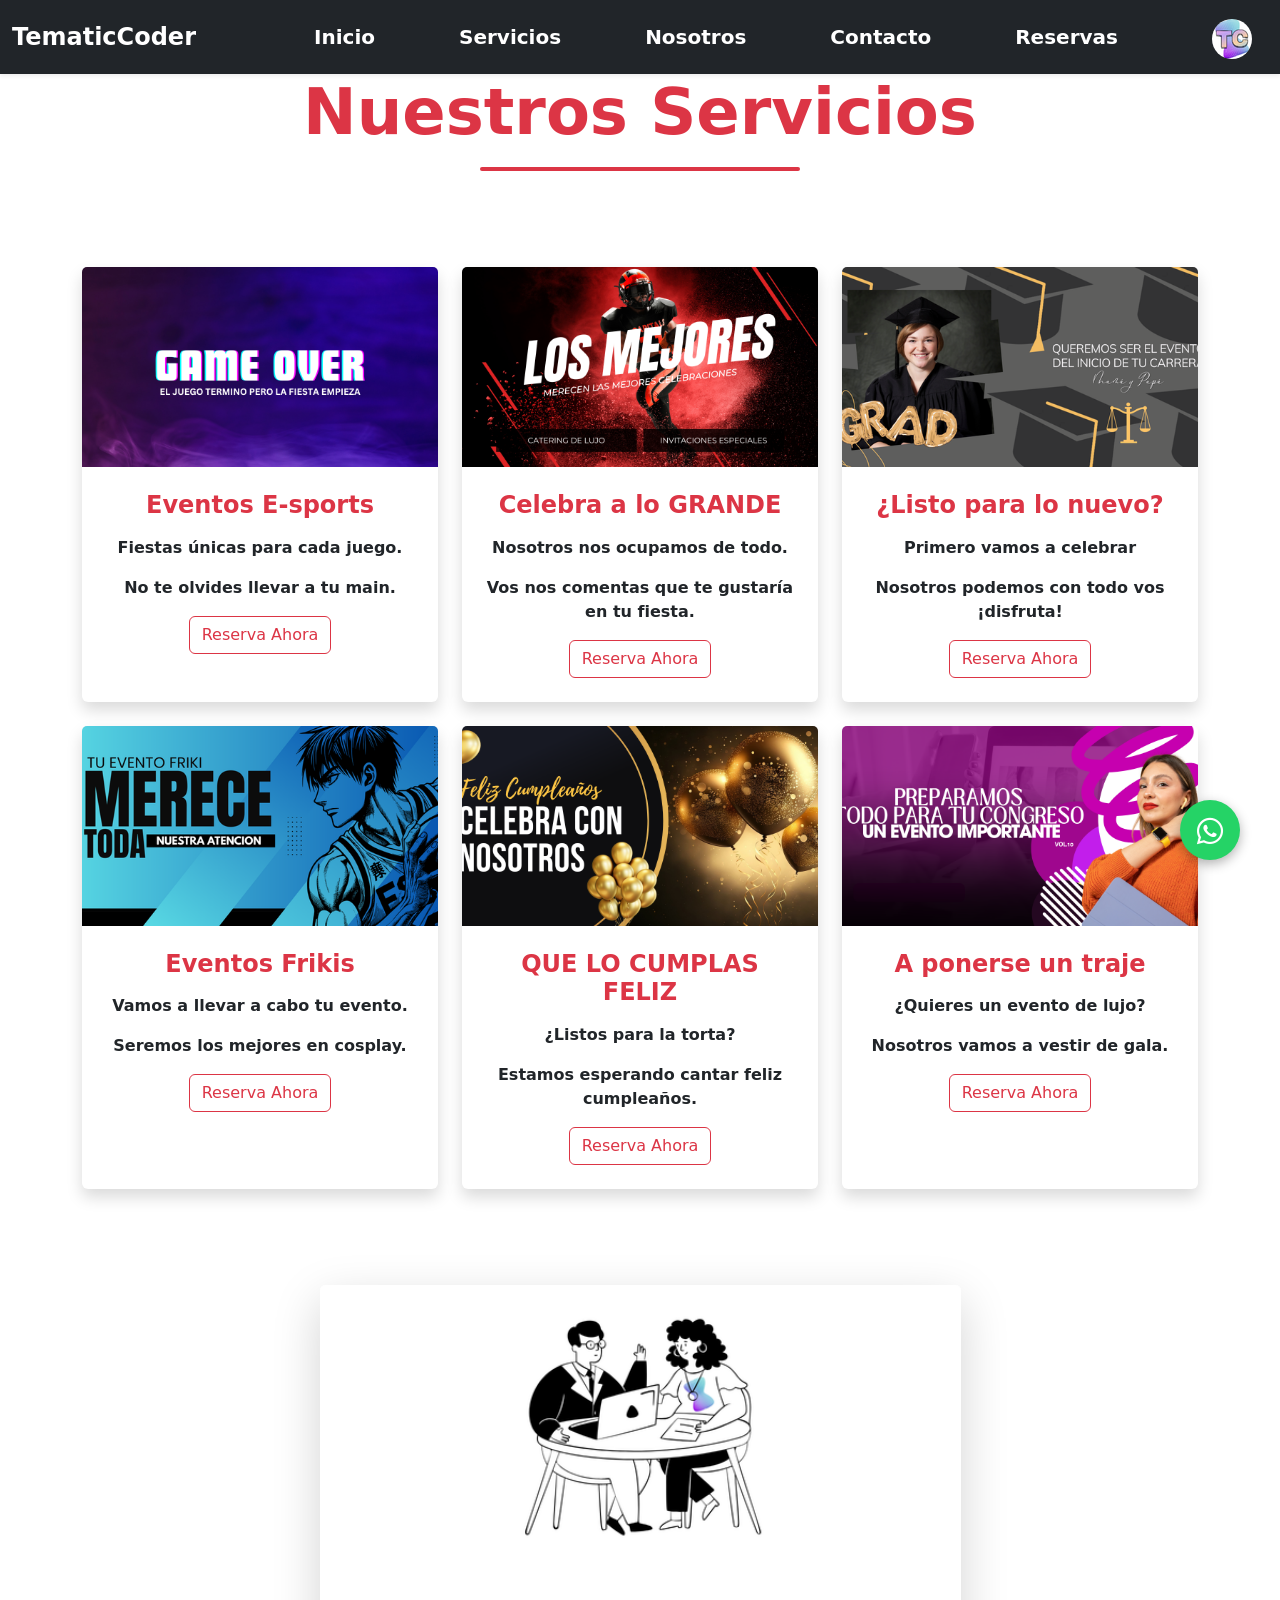
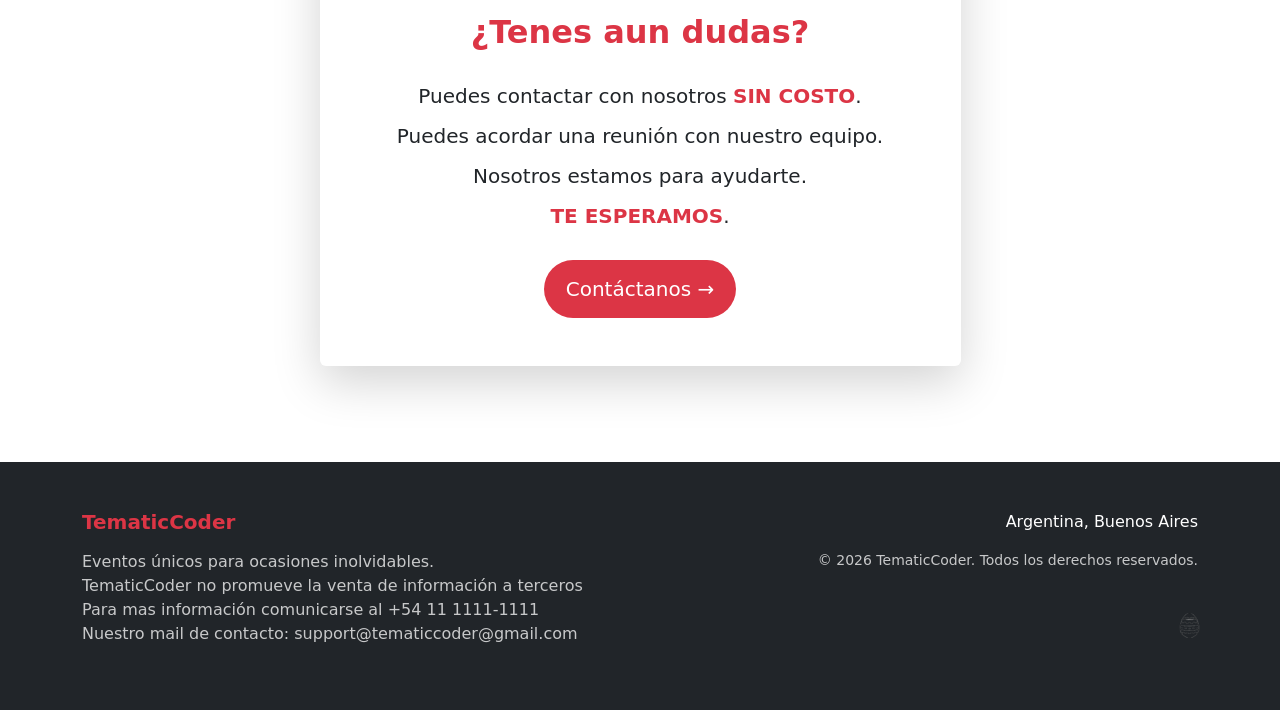
<file: pages/servicios.html>
<!DOCTYPE html>
<html lang="es">
<head>
    <meta charset="UTF-8">
    <meta name="viewport" content="width=device-width, initial-scale=1.0">
    <meta name="author" content="TematicCoder">
    <meta name="robots" content="index, follow">
    <meta name="description" content="Servicios TematicCoder: E-sports, casamientos gamer, cumpleaños temáticos, eventos grandes. Organizá tu fiesta en Buenos Aires.">
    <meta name="keywords" content="servicios eventos temáticos, e-sports Buenos Aires, casamientos gamer, cumpleaños temáticos">
    <title>Servicios - TematicCoder</title>
    <link href="https://cdn.jsdelivr.net/npm/bootstrap@5.0.2/dist/css/bootstrap.min.css" rel="stylesheet" integrity="sha384-EVSTQN3/azprG1Anm3QDgpJLIm9Nao0Yz1ztcQTwFspd3yD65VohhpuuCOmLASjC" crossorigin="anonymous">
    <link rel="stylesheet" href="https://cdnjs.cloudflare.com/ajax/libs/font-awesome/6.0.0/css/all.min.css">
    <link rel="stylesheet" href="../css/style.css">
    <link rel="icon" type="image/png" href="../img/icon.png">
    <link rel="preload" href="../img/logo-tematiccoder.png" as="image">
</head>
<body>
    <!--NavBar General para toda la pagina-->
    <nav class="navbar navbar-expand-lg navbar-dark bg-dark sticky-top shadow-sm">
        <div class="container-fluid">
            <a class="navbar-brand d-none d-lg-block me-4 fs-4 fw-bold" href="../index.html">TematicCoder</a>
            <button class="navbar-toggler" type="button" data-bs-toggle="collapse" data-bs-target="#navbarText" aria-controls="navbarText" aria-expanded="false" aria-label="Toggle navigation">
            <span class="navbar-toggler-icon"></span>
            </button>

        <div class="collapse navbar-collapse justify-content-center" id="navbarText">
            <ul class="navbar-nav mb-2 mb-lg-0 gap-4">
                <li class="nav-item mx-2">
                    <a class="nav-link fs-5 fw-semibold px-4 py-3 rounded-pill nav-link-custom" aria-current="page" href="../index.html">Inicio</a>
                </li>
                <li class="nav-item mx-2">
                    <a class="nav-link fs-5 fw-semibold px-4 py-3 rounded-pill nav-link-custom" href="servicios.html">Servicios</a>
                </li>
                <li class="nav-item mx-2">
                    <a class="nav-link fs-5 fw-semibold px-4 py-3 rounded-pill nav-link-custom" href="nosotros.html">Nosotros</a>
                </li>
                <li class="nav-item mx-2">
                    <a class="nav-link fs-5 fw-semibold px-4 py-3 rounded-pill nav-link-custom" href="contacto.html">Contacto</a>
                </li>
                <li class="nav-item mx-2">
                    <a class="nav-link fs-5 fw-semibold px-4 py-3 rounded-pill nav-link-custom" href="reservas.html">Reservas</a>
                </li>
            </ul>
        </div>
            <a class="navbar-brand d-block d-lg-none fs-3 fw-bold">TematicCoder</a>
            <a class="navbar-brand fs-2 fw-bold me-3" href="../index.html">
                <img src="../img/logo-tematiccoder.png" alt="Logo TematicCoder" width="40" height="40" class="rounded-circle"></a>
        </div>
    </nav>

    <!--Cards Con servicios Ofrecidos-->

    <div class="text-center mb-5">
        <h1 class="display-3 fw-bold text-danger mb-3">Nuestros Servicios</h1>
        <div class="w-25 mx-auto mb-4 bg-danger" style="height: 4px; border-radius: 2px;"></div>
    </div>

    <div class="container py-5">
        <div class="row g-4 justify-content-center">
            <div class="col-lg-4 col-md-6 mb-4">
                <div class="card border-0 shadow h-100">
                    <img src="../img/gaming-card.png" class="card-img-top" style="height: 200px; object-fit: cover;" alt="Eventos E-Sports TematicCoder Argentina">
                    <div class="card-body text-center p-4">
                        <h4 class="fw-bold text-danger mb-3">Eventos E-sports</h4>
                        <p class="text-dark fw-bold">Fiestas únicas para cada juego.</p>
                        <p class="text-dark fw-bold">No te olvides llevar a tu main.</p>
                        <a href="../pages/reservas.html" class="btn btn-outline-danger">Reserva Ahora</a>
                    </div>
                </div>
            </div>
            <div class="col-lg-4 col-md-6 mb-4">
                <div class="card border-0 shadow h-100">
                    <img src="../img/deportes-card.png" class="card-img-top" style="height: 200px; object-fit: cover;" alt="Fiestas grandes TematicCoder Argentina">
                    <div class="card-body text-center p-4">
                        <h4 class="fw-bold text-danger mb-3">Celebra a lo GRANDE</h4>
                        <p class="text-dark fw-bold">Nosotros nos ocupamos de todo.</p>
                        <p class="text-dark fw-bold">Vos nos comentas que te gustaría en tu fiesta.</p>
                        <a href="../pages/reservas.html" class="btn btn-outline-danger">Reserva Ahora</a>
                    </div>
                </div>
            </div>
            <div class="col-lg-4 col-md-6 mb-4">
                <div class="card border-0 shadow h-100">
                    <img src="../img/graduacion-card.png" class="card-img-top" style="height: 200px; object-fit: cover;" alt="Graduaciones temáticas tematiccoder">
                    <div class="card-body text-center p-4">
                        <h4 class="fw-bold text-danger mb-3">¿Listo para lo nuevo?</h4>
                        <p class="text-dark fw-bold">Primero vamos a celebrar</p>
                        <p class="text-dark fw-bold">Nosotros podemos con todo vos ¡disfruta!</p>
                        <a href="../pages/reservas.html" class="btn btn-outline-danger">Reserva Ahora</a>
                    </div>
                </div>
            </div>
        </div>
        <div class="row g-4 justify-content-center">
            <div class="col-lg-4 col-md-6">
                <div class="card border-0 shadow h-100">
                    <img src="../img/anime-card.png" class="card-img-top" style="height: 200px; object-fit: cover;" alt="Eventos anime TematicCoder Argentina">
                    <div class="card-body text-center p-4">
                        <h4 class="fw-bold text-danger mb-3">Eventos Frikis</h4>
                        <p class="text-dark fw-bold">Vamos a llevar a cabo tu evento.</p>
                        <p class="text-dark fw-bold">Seremos los mejores en cosplay.</p>
                        <a href="../pages/reservas.html" class="btn btn-outline-danger">Reserva Ahora</a>
                    </div>
                </div>
            </div>
            <div class="col-lg-4 col-md-6">
                <div class="card border-0 shadow h-100">
                    <img src="../img/cumpleaños-card.png" class="card-img-top" style="height: 200px; object-fit: cover;" alt="Cumpleaños temáticos TematicCoder Argentina">
                    <div class="card-body text-center p-4">
                        <h4 class="fw-bold text-danger mb-3">QUE LO CUMPLAS FELIZ</h4>
                        <p class="text-dark fw-bold">¿Listos para la torta?</p>
                        <p class="text-dark fw-bold">Estamos esperando cantar feliz cumpleaños.</p>
                        <a href="../pages/reservas.html" class="btn btn-outline-danger">Reserva Ahora</a>
                    </div>
                </div>
            </div>
            <div class="col-lg-4 col-md-6">
                <div class="card border-0 shadow h-100">
                    <img src="../img/conferencia-card.png" class="card-img-top" style="height: 200px; object-fit: cover;" alt="Eventos TematicCoder Argentina">
                    <div class="card-body text-center p-4">
                        <h4 class="fw-bold text-danger mb-3">A ponerse un traje</h4>
                        <p class="text-dark fw-bold">¿Quieres un evento de lujo?</p>
                        <p class="text-dark fw-bold">Nosotros vamos a vestir de gala.</p>
                        <a href="../pages/reservas.html" class="btn btn-outline-danger">Reserva Ahora</a>
                    </div>
                </div>
            </div>
        </div>
    </div>

    <!--Card con redireccion a Contacto.html-->

    <div class="container py-5">
        <div class="row justify-content-center">
            <div class="col-lg-7 col-md-10">
                <div class="card border-0 shadow-lg h-100">
                    <img src="../img/nosotros-banner.png" class="card-img-top" style="height: 280px; object-fit: cover;" alt="Equipo TematicCoder - Consultas sin costo">
                        <div class="card-body py-5 text-center">
                        <div style="overflow: hidden; max-height: 250px;">
                        <h3 class="card-title fs-2 fw-bold text-danger mb-4">¿Tenes aun dudas?</h3>
                            <p class="card-text fs-5 text-dark lh-lg mb-4">
                            Puedes contactar con nosotros <strong class="text-danger">SIN COSTO</strong>.
                            <br>Puedes acordar una reunión con nuestro equipo.
                            <br>Nosotros estamos para ayudarte.
                            <br><strong class="text-danger">TE ESPERAMOS</strong>.
                        </p>
                        </div>
                        <a href="../pages/contacto.html" class="btn btn-danger btn-lg px-5 nav-link-custom">
                        Contáctanos →
                        </a>
                    </div>
                </div>
            </div>
        </div>
    </div>

    <!--Boton de whatsapp-->

    <a href="https://wa.me/5491111111111?text=¡Hola!%20Quiero%20más%20info" class="whatsapp-float" target="_blank">
        <i class="fab fa-whatsapp"></i>
    </a>

    <!--Pie de pagina / Incluye un easteregg-->

    <footer class="bg-dark text-white py-5 mt-5">
        <div class="container">
            <div class="row">
                <div class="col-md-6 text-center text-md-start mb-3">
                    <h5 class="fw-bold text-danger mb-3">TematicCoder</h5>
                    <p class="mb-0 opacity-75">Eventos únicos para ocasiones inolvidables.</p>
                    <p class="mb-0 opacity-75">TematicCoder no promueve la venta de información a terceros</p>
                    <p class="mb-0 opacity-75">Para mas información comunicarse al +54 11 1111-1111</p>
                    <p class="mb-0 opacity-75">Nuestro mail de contacto: support@tematiccoder@gmail.com</p>
                </div>
                <div class="col-md-6 text-center text-md-end mb-3 position-relative">
                    <p class="mb-3">Argentina, Buenos Aires</p>
                    <small class="opacity-75 d-block mb-5">&copy; 2026 TematicCoder. Todos los derechos reservados.</small>
                    <a href="https://homers-webpage.vercel.app/" target="_blank" class="easter-egg position-absolute bottom-0 end-0 mb-2 me-2">
                    <img src="../img/egg.png" alt="Easter Egg TematicCoder" width="25" height="25"></a>
                </div>
            </div>
        </div>
    </footer>

    <!--Scrip de Boostrap-->
    <script src="https://cdn.jsdelivr.net/npm/bootstrap@5.0.2/dist/js/bootstrap.bundle.min.js" integrity="sha384-MrcW6ZMFYlzcLA8Nl+NtUVF0sA7MsXsP1UyJoMp4YLEuNSfAP+JcXn/tWtIaxVXM" crossorigin="anonymous"></script>

</body>
</html>
</file>
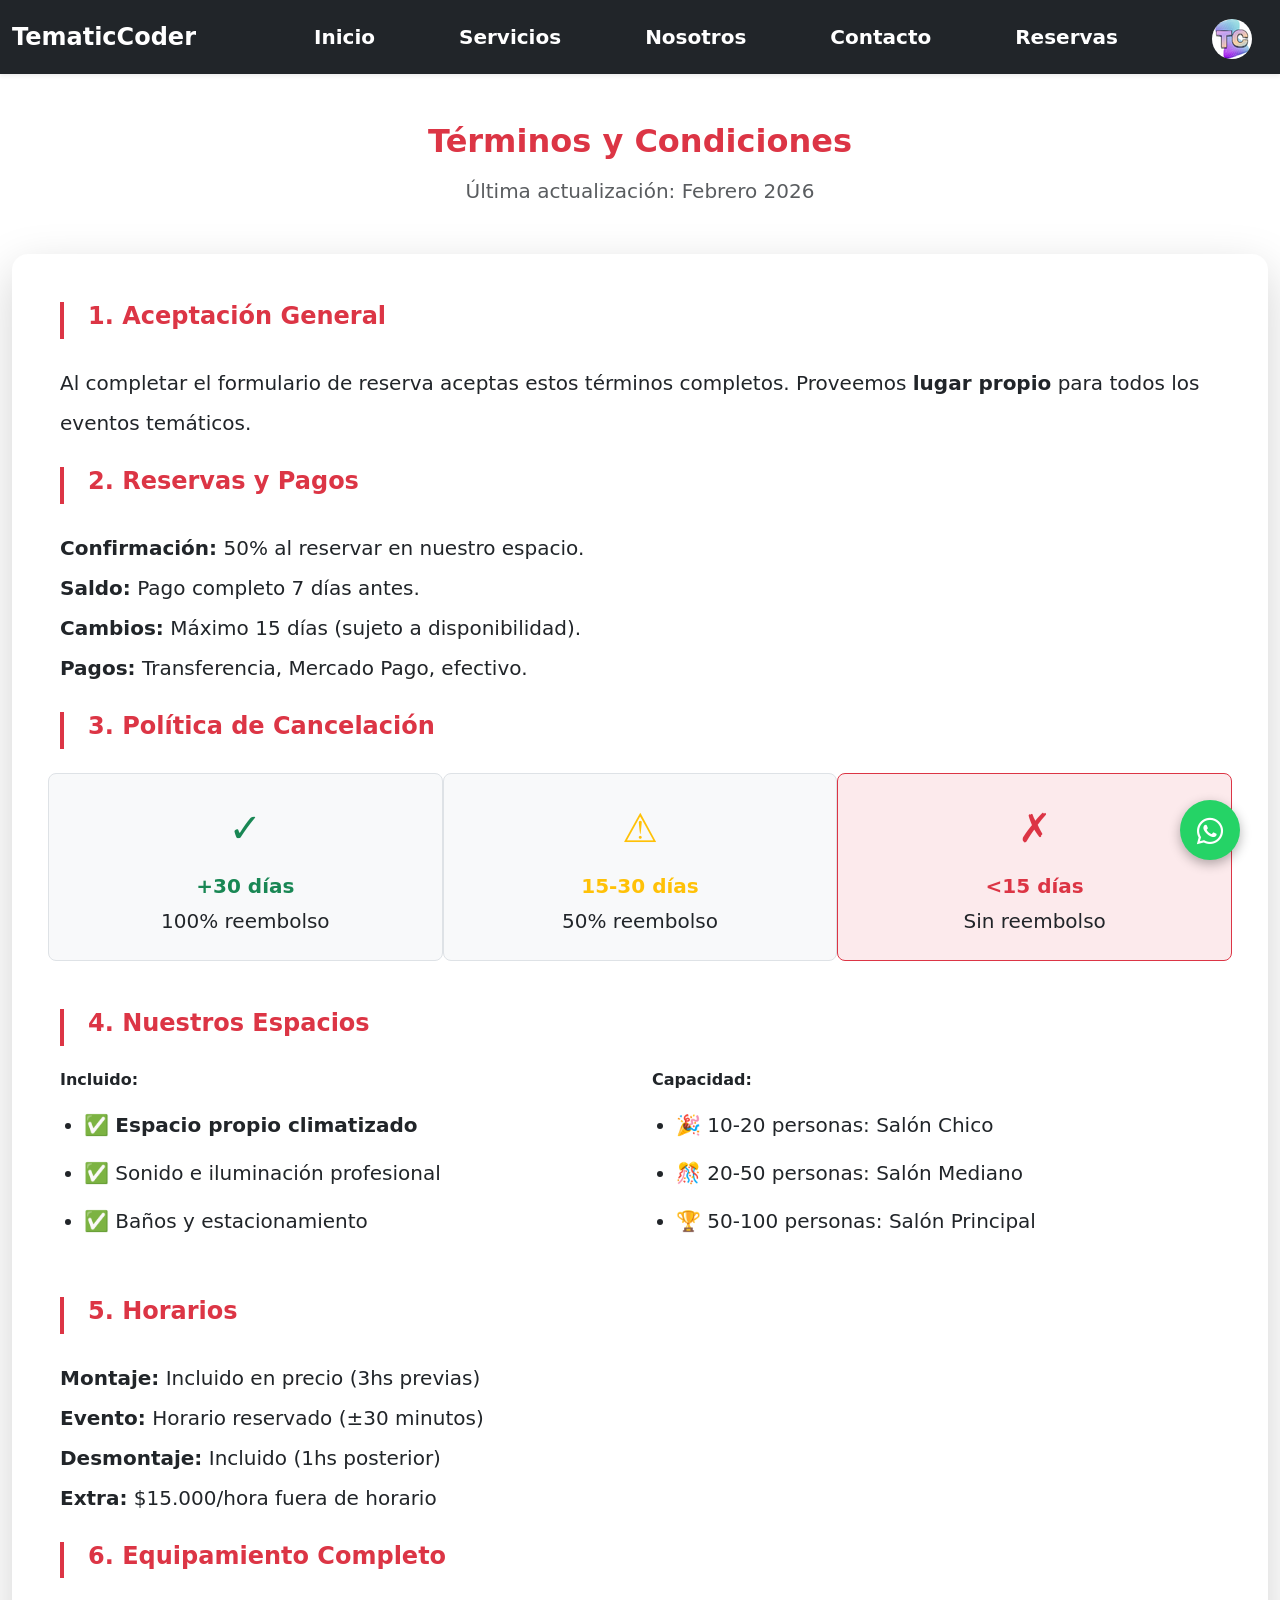
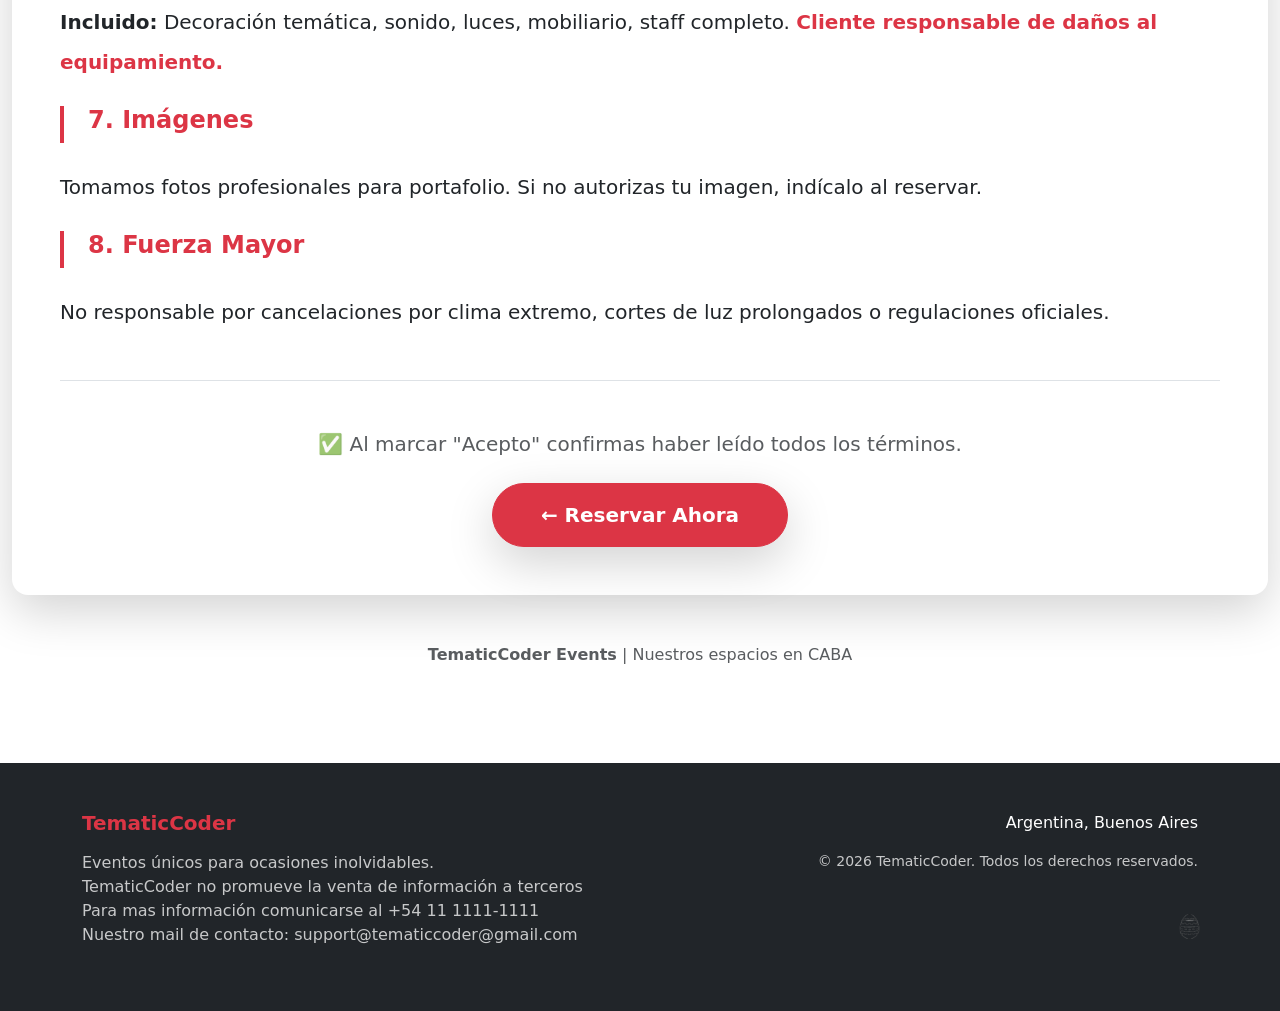
<file: pages/terminos.html>
<!DOCTYPE html>
<html lang="es">
<head>
    <meta charset="UTF-8">
    <meta name="viewport" content="width=device-width, initial-scale=1.0">
    <meta name="description" content="Términos y condiciones TematicCoder. Políticas de reserva, cancelación, pagos y espacios para eventos temáticos Buenos Aires.">
    <meta name="keywords" content="términos TematicCoder, condiciones eventos, política cancelación, reservas fiestas, términos legales">
    <meta name="author" content="TematicCoder">
    <meta name="robots" content="index, follow">
    <title>Términos y Condiciones - TematicCoder</title>
    <link href="https://cdn.jsdelivr.net/npm/bootstrap@5.0.2/dist/css/bootstrap.min.css" rel="stylesheet" integrity="sha384-EVSTQN3/azprG1Anm3QDgpJLIm9Nao0Yz1ztcQTwFspd3yD65VohhpuuCOmLASjC" crossorigin="anonymous">
    <link rel="stylesheet" href="https://cdnjs.cloudflare.com/ajax/libs/font-awesome/6.0.0/css/all.min.css">
    <link rel="stylesheet" href="../css/style.css">
    <link rel="icon" type="image/png" href="../img/icon.png">
    <link rel="preload" href="../img/logo-tematiccoder.png" as="image">
</head>
<body>
    <!--NavBar General para toda la pagina-->
    <nav class="navbar navbar-expand-lg navbar-dark bg-dark sticky-top shadow-sm">
        <div class="container-fluid">
            <a class="navbar-brand d-none d-lg-block me-4 fs-4 fw-bold" href="../index.html">TematicCoder</a>
            <button class="navbar-toggler" type="button" data-bs-toggle="collapse" data-bs-target="#navbarText" aria-controls="navbarText" aria-expanded="false" aria-label="Toggle navigation">
            <span class="navbar-toggler-icon"></span>
            </button>

        <div class="collapse navbar-collapse justify-content-center" id="navbarText">
            <ul class="navbar-nav mb-2 mb-lg-0 gap-4">
                <li class="nav-item mx-2">
                    <a class="nav-link fs-5 fw-semibold px-4 py-3 rounded-pill nav-link-custom" aria-current="page" href="../index.html">Inicio</a>
                </li>
                <li class="nav-item mx-2">
                    <a class="nav-link fs-5 fw-semibold px-4 py-3 rounded-pill nav-link-custom" href="servicios.html">Servicios</a>
                </li>
                <li class="nav-item mx-2">
                    <a class="nav-link fs-5 fw-semibold px-4 py-3 rounded-pill nav-link-custom" href="nosotros.html">Nosotros</a>
                </li>
                <li class="nav-item mx-2">
                    <a class="nav-link fs-5 fw-semibold px-4 py-3 rounded-pill nav-link-custom" href="contacto.html">Contacto</a>
                </li>
                <li class="nav-item mx-2">
                    <a class="nav-link fs-5 fw-semibold px-4 py-3 rounded-pill nav-link-custom" href="reservas.html">Reservas</a>
                </li>
            </ul>
        </div>
            <a class="navbar-brand d-block d-lg-none fs-3 fw-bold">TematicCoder</a>
            <a class="navbar-brand fs-2 fw-bold me-3" href="../index.html">
                <img src="../img/logo-tematiccoder.png" alt="Logo TematicCoder" width="40" height="40" class="rounded-circle"></a>
        </div>
    </nav>

    <!--Boton Whatsapp con mensaje  rapido-->

    <a href="https://wa.me/5491111111111?text=¡Hola!%20Quiero%20más%20info" class="whatsapp-float" target="_blank">
        <i class="fab fa-whatsapp"></i>
    </a>

    <!--Terminos y codiciones segun la IA ya que esolo agregado por estetica-->
    <div class="container-fluid py-5">
     <div class="text-center mb-5">
            <h1 class="h2 fw-bold text-danger mb-3">Términos y Condiciones</h1>
            <p class="fs-5 text-muted">Última actualización: Febrero 2026</p>
        </div>

        <div class="bg-white shadow-lg rounded-4 p-5 mb-5">

            <h3 class="h4 fw-bold text-danger mb-4 pb-2 border-start border-4 border-danger ps-4">1. Aceptación General</h3>
            <p class="fs-5 text-dark lh-lg mb-4">
                Al completar el formulario de reserva aceptas estos términos completos. Proveemos <strong>lugar propio</strong> para todos los eventos temáticos.
            </p>

            <h3 class="h4 fw-bold text-danger mb-4 pb-2 border-start border-4 border-danger ps-4">2. Reservas y Pagos</h3>
            <p class="fs-5 text-dark lh-lg mb-4">
                <strong>Confirmación:</strong> 50% al reservar en nuestro espacio.<br>
                <strong>Saldo:</strong> Pago completo 7 días antes.<br>
                <strong>Cambios:</strong> Máximo 15 días (sujeto a disponibilidad).<br>
                <strong>Pagos:</strong> Transferencia, Mercado Pago, efectivo.
            </p>

            <h3 class="h4 fw-bold text-danger mb-4 pb-2 border-start border-4 border-danger ps-4">3. Política de Cancelación</h3>
            <div class="row g-4 mb-5">
                <div class="col-md-4 text-center p-4 border rounded-3 bg-light">
                    <div class="fs-1 text-success mb-3">✓</div>
                    <h5 class="fw-bold text-success">+30 días</h5>
                    <p class="fs-5 mb-0">100% reembolso</p>
                </div>
                <div class="col-md-4 text-center p-4 border rounded-3 bg-light">
                    <div class="fs-1 text-warning mb-3">⚠️</div>
                    <h5 class="fw-bold text-warning">15-30 días</h5>
                    <p class="fs-5 mb-0">50% reembolso</p>
                </div>
                <div class="col-md-4 text-center p-4 border border-danger rounded-3 bg-danger bg-opacity-10">
                    <div class="fs-1 text-danger mb-3">✗</div>
                    <h5 class="fw-bold text-danger">&lt;15 días</h5>
                    <p class="fs-5 mb-0">Sin reembolso</p>
                </div>
            </div>

            <h3 class="h4 fw-bold text-danger mb-4 pb-2 border-start border-4 border-danger ps-4">4. Nuestros Espacios</h3>
            <div class="row g-4 mb-5">
                <div class="col-lg-6">
                    <h6 class="fw-bold text-dark mb-3">Incluido:</h6>
                    <ul class="fs-5 lh-lg text-dark mb-0 ps-4">
                        <li class="mb-2">✅ <strong>Espacio propio climatizado</strong></li>
                        <li class="mb-2">✅ Sonido e iluminación profesional</li>
                        <li class="mb-2">✅ Baños y estacionamiento</li>
                    </ul>
                </div>
                <div class="col-lg-6">
                    <h6 class="fw-bold text-dark mb-3">Capacidad:</h6>
                    <ul class="fs-5 lh-lg text-dark mb-0 ps-4">
                        <li class="mb-2">🎉 10-20 personas: Salón Chico</li>
                        <li class="mb-2">🎊 20-50 personas: Salón Mediano</li>
                        <li class="mb-2">🏆 50-100 personas: Salón Principal</li>
                    </ul>
                </div>
            </div>

            <h3 class="h4 fw-bold text-danger mb-4 pb-2 border-start border-4 border-danger ps-4">5. Horarios</h3>
            <p class="fs-5 text-dark lh-lg mb-4">
                <strong>Montaje:</strong> Incluido en precio (3hs previas)<br>
                <strong>Evento:</strong> Horario reservado (±30 minutos)<br>
                <strong>Desmontaje:</strong> Incluido (1hs posterior)<br>
                <strong>Extra:</strong> $15.000/hora fuera de horario
            </p>

            <h3 class="h4 fw-bold text-danger mb-4 pb-2 border-start border-4 border-danger ps-4">6. Equipamiento Completo</h3>
            <p class="fs-5 text-dark lh-lg mb-4">
                <strong>Incluido:</strong> Decoración temática, sonido, luces, mobiliario, staff completo. 
                <strong class="text-danger">Cliente responsable de daños al equipamiento.</strong>
            </p>

            <h3 class="h4 fw-bold text-danger mb-4 pb-2 border-start border-4 border-danger ps-4">7. Imágenes</h3>
            <p class="fs-5 text-dark lh-lg mb-4">
                Tomamos fotos profesionales para portafolio. Si no autorizas tu imagen, indícalo al reservar.
            </p>

            <h3 class="h4 fw-bold text-danger mb-4 pb-2 border-start border-4 border-danger ps-4">8. Fuerza Mayor</h3>
            <p class="fs-5 text-dark lh-lg mb-0">
                No responsable por cancelaciones por clima extremo, cortes de luz prolongados o regulaciones oficiales.
            </p>

            <div class="text-center pt-5 mt-5 border-top">
                <p class="fs-5 text-muted mb-4">
                    ✅ Al marcar "Acepto" confirmas haber leído todos los términos.
                </p>
                <a href="reservas.html" class="btn btn-danger btn-lg px-5 py-3 fw-bold shadow-lg rounded-pill">
                    ← Reservar Ahora
                </a>
            </div>

        </div>

        <div class="text-center">
            <p class="fs-6 text-muted mb-0">
                <strong>TematicCoder Events</strong> | Nuestros espacios en CABA
            </p>
        </div>
    </div>

    <!--Pie de pagina / Incluye un easteregg-->
    
    <footer class="bg-dark text-white py-5 mt-5">
        <div class="container">
            <div class="row">
                <div class="col-md-6 text-center text-md-start mb-3">
                    <h5 class="fw-bold text-danger mb-3">TematicCoder</h5>
                    <p class="mb-0 opacity-75">Eventos únicos para ocasiones inolvidables.</p>
                    <p class="mb-0 opacity-75">TematicCoder no promueve la venta de información a terceros</p>
                    <p class="mb-0 opacity-75">Para mas información comunicarse al +54 11 1111-1111</p>
                    <p class="mb-0 opacity-75">Nuestro mail de contacto: support@tematiccoder@gmail.com</p>
                </div>
                <div class="col-md-6 text-center text-md-end mb-3 position-relative">
                    <p class="mb-3">Argentina, Buenos Aires</p>
                    <small class="opacity-75 d-block mb-5">&copy; 2026 TematicCoder. Todos los derechos reservados.</small>
                    <a href="https://homers-webpage.vercel.app/" target="_blank" class="easter-egg position-absolute bottom-0 end-0 mb-2 me-2">
                    <img src="../img/egg.png" alt="Easter Egg TematicCoder" width="25" height="25"></a>
                </div>
            </div>
        </div>
    </footer>

    <!--Scrip de Boostrap-->
    <script src="https://cdn.jsdelivr.net/npm/bootstrap@5.0.2/dist/js/bootstrap.bundle.min.js" integrity="sha384-MrcW6ZMFYlzcLA8Nl+NtUVF0sA7MsXsP1UyJoMp4YLEuNSfAP+JcXn/tWtIaxVXM" crossorigin="anonymous"></script>

</body>
</html>
</file>
<file: css/style.css>
.nav-link-custom {
  color: #ffffff !important;
  border: 2px solid transparent;
  transition: all 0.3s ease;
  padding: 0.75rem 1.25rem !important;
  border-radius: 50px !important;
  display: inline-block !important;
}
.nav-link-custom:hover {
  color: red !important;
  background: rgba(255, 0, 0, 0.1);
  border-color: red;
  transform: translateY(-1px);
  box-shadow: 0 4px 12px rgba(255, 0, 0, 0.3);
}

@media (max-width: 480px) {
  .nav-link-custom {
    padding: 0.75rem 1rem !important;
    margin: 0 !important;
    border-radius: 10px !important;
    width: 100% !important;
    text-align: center !important;
  }
  .nav-link-custom:hover {
    transform: none !important;
    box-shadow: 0 2px 8px rgba(255, 0, 0, 0.15) !important;
    background: rgba(255, 0, 0, 0.15) !important;
  }
  .navbar-collapse {
    background: rgba(33, 37, 41, 0.98) !important;
    padding: 1rem;
    border-radius: 12px;
    margin: 0.5rem 0;
  }
}
.carousel-control-prev-icon,
.carousel-control-next-icon {
  width: 50px;
  height: 50px;
  background-color: red;
  box-shadow: 0 5px 10px 0 5px 20px rgba(0, 0, 0, 0.1);
}

.card-body {
  word-wrap: break-word;
  overflow-wrap: break-word;
  hyphens: auto;
}

.whatsapp-float {
  position: fixed;
  width: 60px;
  height: 60px;
  bottom: 40px;
  right: 40px;
  background: #25d366;
  color: white !important;
  border-radius: 50px;
  text-align: center;
  font-size: 30px;
  box-shadow: 0 4px 12px rgba(0, 0, 0, 0.3);
  z-index: 1050;
  transition: all 0.3s ease;
  text-decoration: none;
}
.whatsapp-float:hover {
  transform: scale(1.1);
  box-shadow: 0 6px 20px rgba(37, 211, 102, 0.4);
}
.whatsapp-float i {
  margin-top: 16px;
  display: block;
}

#carouselNosotros {
  width: 900px;
  aspect-ratio: 16/9;
  margin: 0 auto;
}

#carouselNosotros .carousel-inner {
  width: 100%;
  height: 100%;
}

#carouselNosotros .carousel-item img {
  width: 100%;
  height: 100%;
  object-fit: cover;
}

.carousel-caption {
  background: rgba(0, 0, 0, 0.544);
  padding: 10px;
  border-radius: 5px;
}

@media (max-width: 768px) {
  #carouselNosotros {
    max-width: 100%;
    height: 400px;
  }
}
@media (max-width: 640px) {
  #carouselNosotros {
    height: 300px;
  }
}
@media (max-width: 480px) {
  #carouselNosotros {
    height: 250px;
  }
}
#contactos {
  padding: 4rem 0;
  background: #f8f9fa;
}
#contactos .contact-contenedor {
  max-width: 800px;
  margin: 0 auto;
  padding: 0 1rem;
}
#contactos .titulo-contacto {
  text-align: center;
  margin-bottom: 3rem;
}
#contactos .titulo-contacto h2 {
  font-size: 2.5rem;
  font-weight: 700;
  color: #dc3545;
  margin-bottom: 1rem;
}
#contactos .titulo-contacto p {
  font-size: 1.5rem;
  color: #6c757d;
}
#contactos .contacto-grilla {
  display: grid;
  gap: 2rem;
  margin-bottom: 3rem;
  justify-content: center;
}
#contactos .contact-item {
  background: white;
  padding: 2rem;
  border-radius: 12px;
  box-shadow: 0 5px 20px rgba(0, 0, 0, 0.1);
  text-align: center;
  width: 100%;
  max-width: 400px;
  border-top: 4px solid #dc3545;
}
#contactos .contact-item h3 {
  font-size: 1.5rem;
  color: #2c3e50;
  margin-bottom: 0.5rem;
  font-weight: 600;
}
#contactos .contact-item p {
  font-size: 1.1rem;
  color: #495057;
  margin-bottom: 0.5rem;
  line-height: 1.6;
}
#contactos .contact-item strong {
  color: #dc3545;
}
#contactos .contacto-footer {
  text-align: center;
  padding-top: 2rem;
  border-top: 1px solid #dee2e6;
}
#contactos .contacto-footer p {
  font-size: 1.1rem;
  color: #6c757d;
  margin-bottom: 0.25rem;
}

@media (max-width: 480px) {
  #contactos {
    padding: 3rem 0;
  }
  #contactos .titulo-contacto h2 {
    font-size: 2rem;
  }
  #contactos .contact-item {
    padding: 1.5rem;
  }
}
.easter-egg {
  opacity: 0.5 !important;
  transition: all 0.03s ease;
  z-index: 1060;
}

.easter-egg:hover {
  opacity: 1 !important;
  transform: scale(1.6);
  background: rgb(255, 255, 255);
  border-radius: 50%;
}

/*# sourceMappingURL=style.css.map */
</file>
